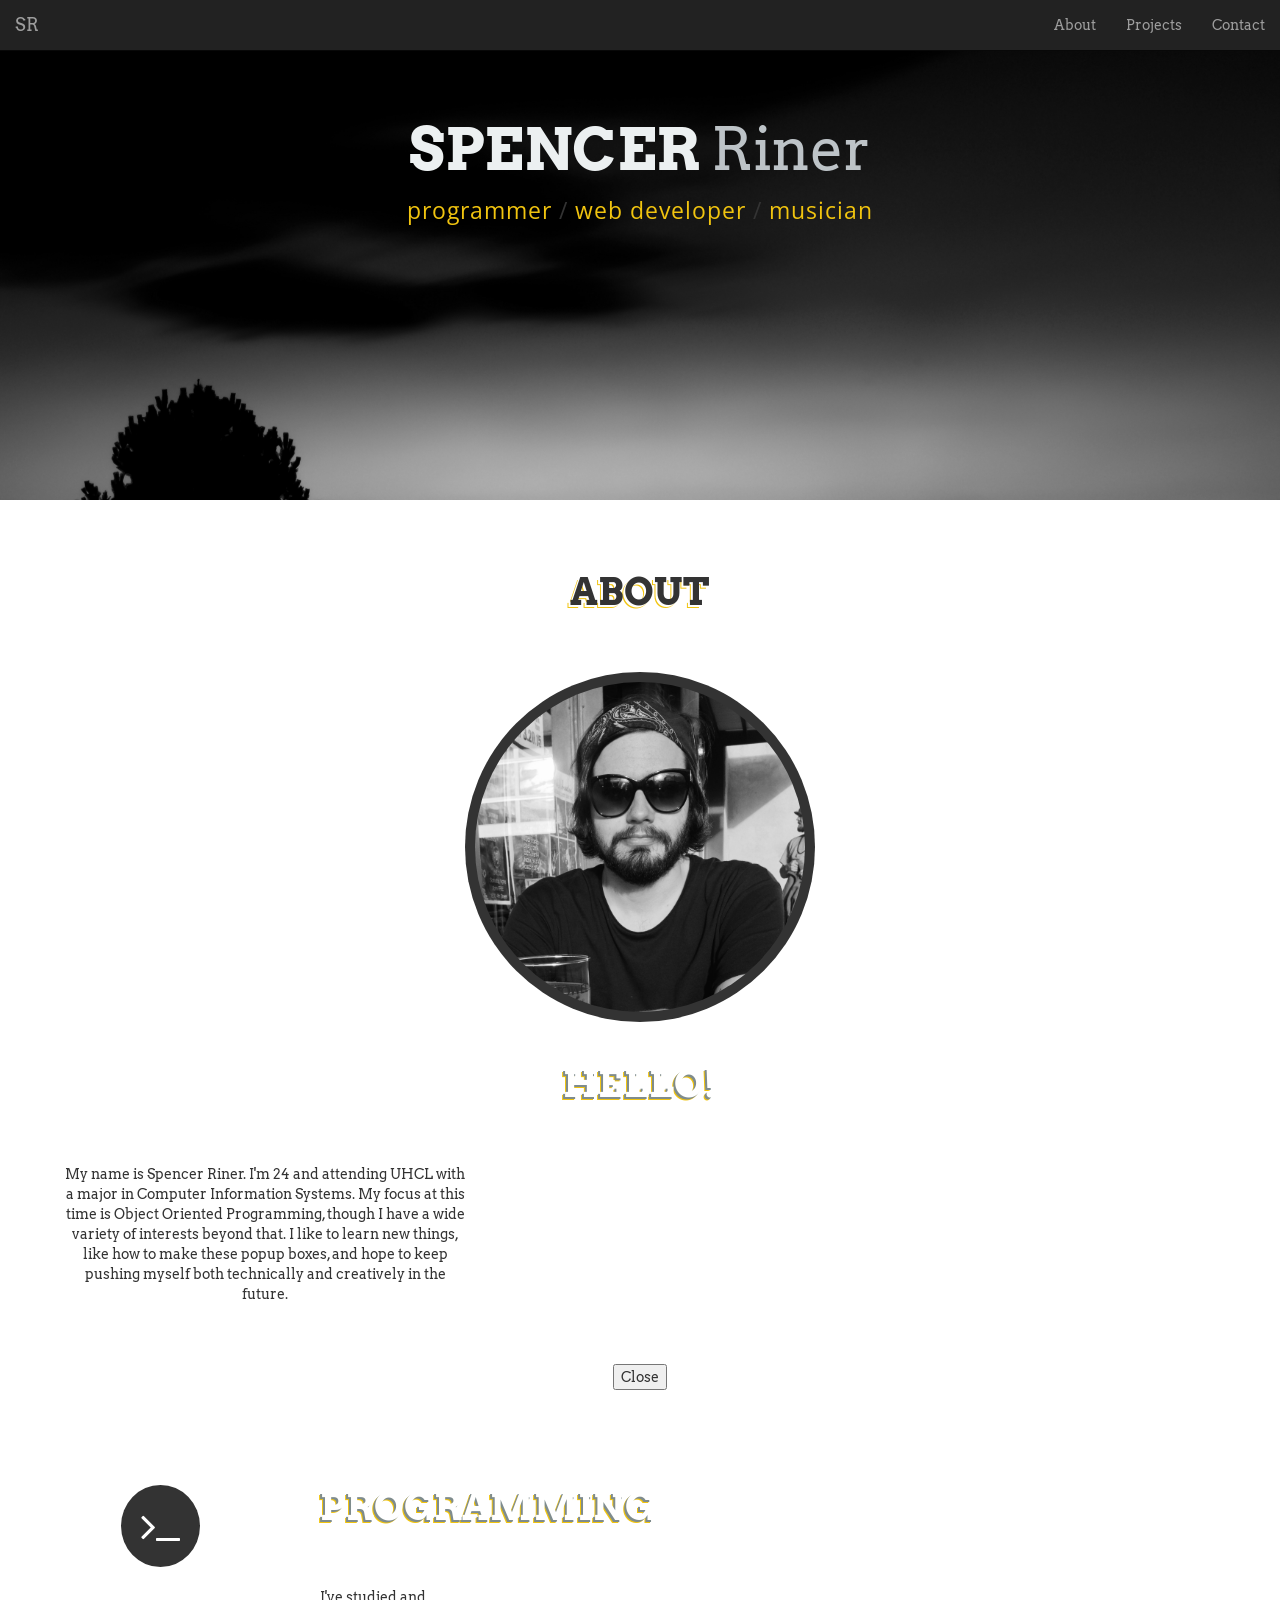
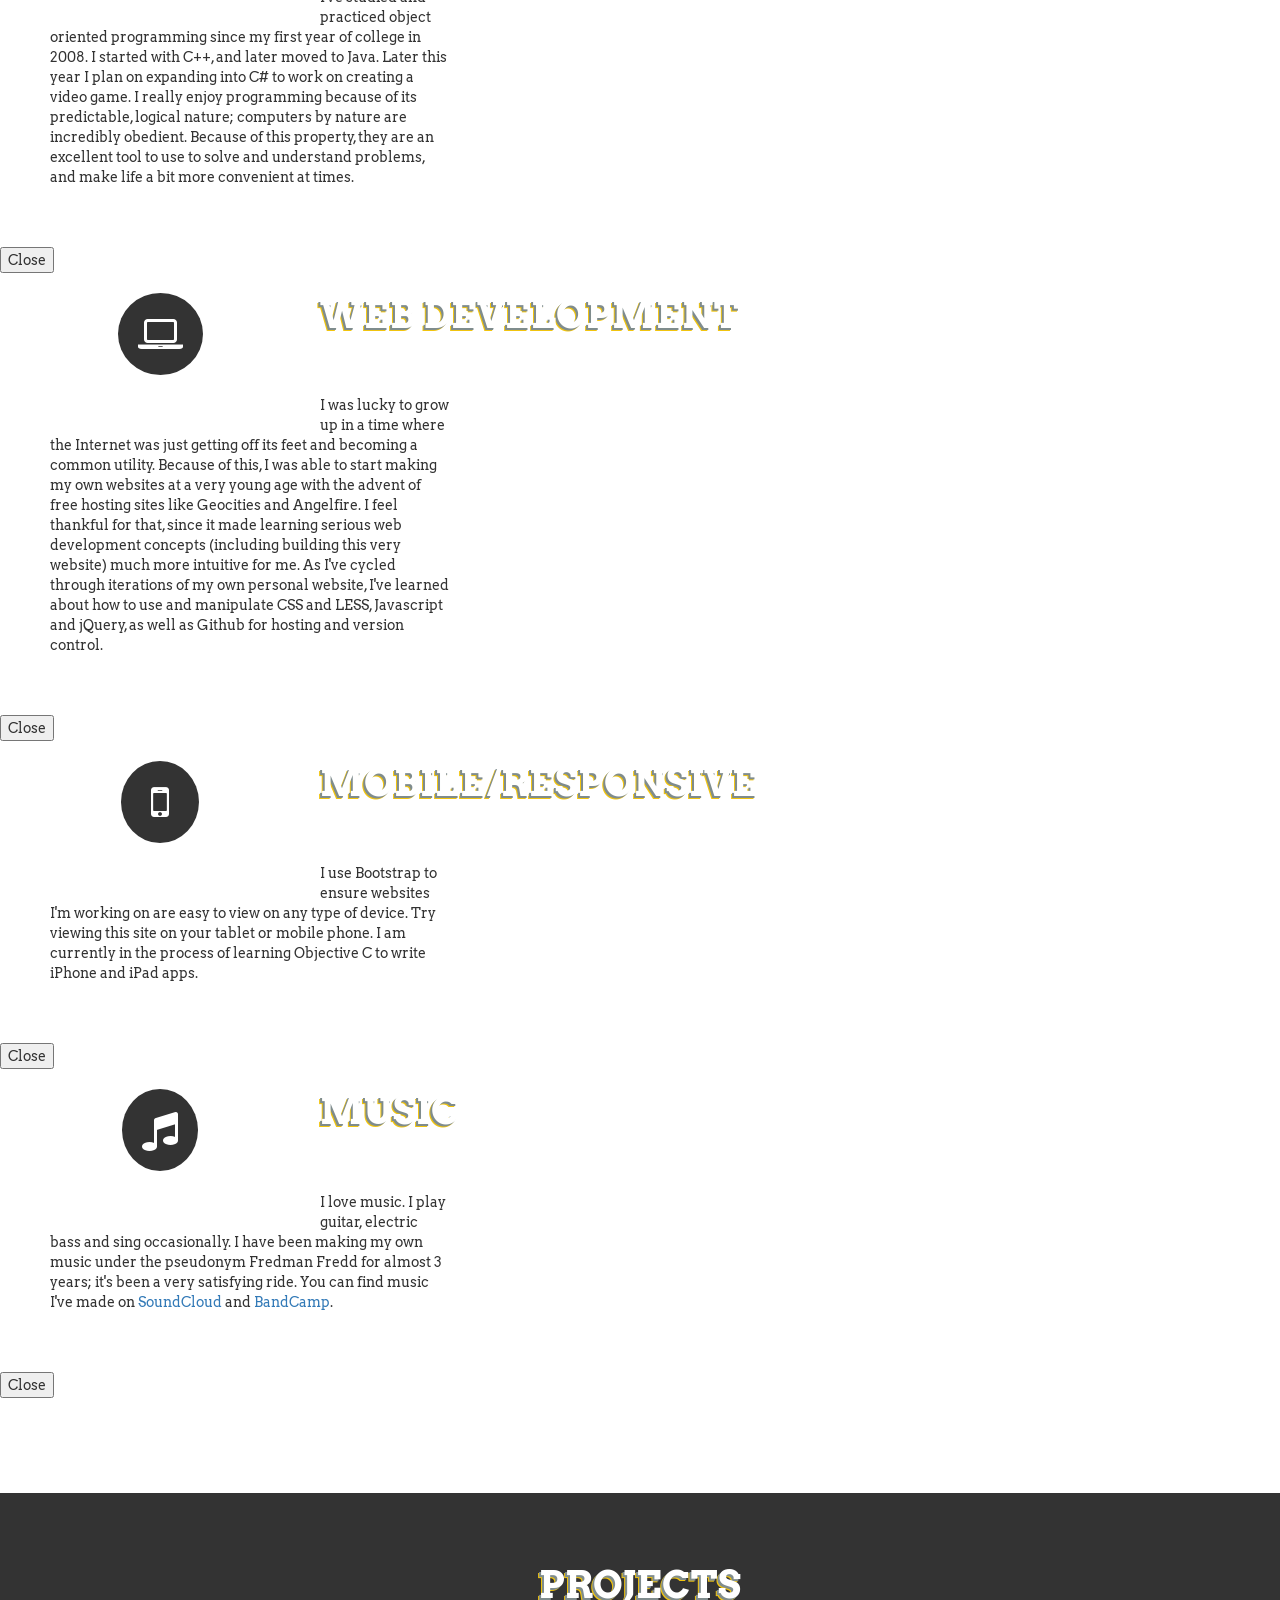
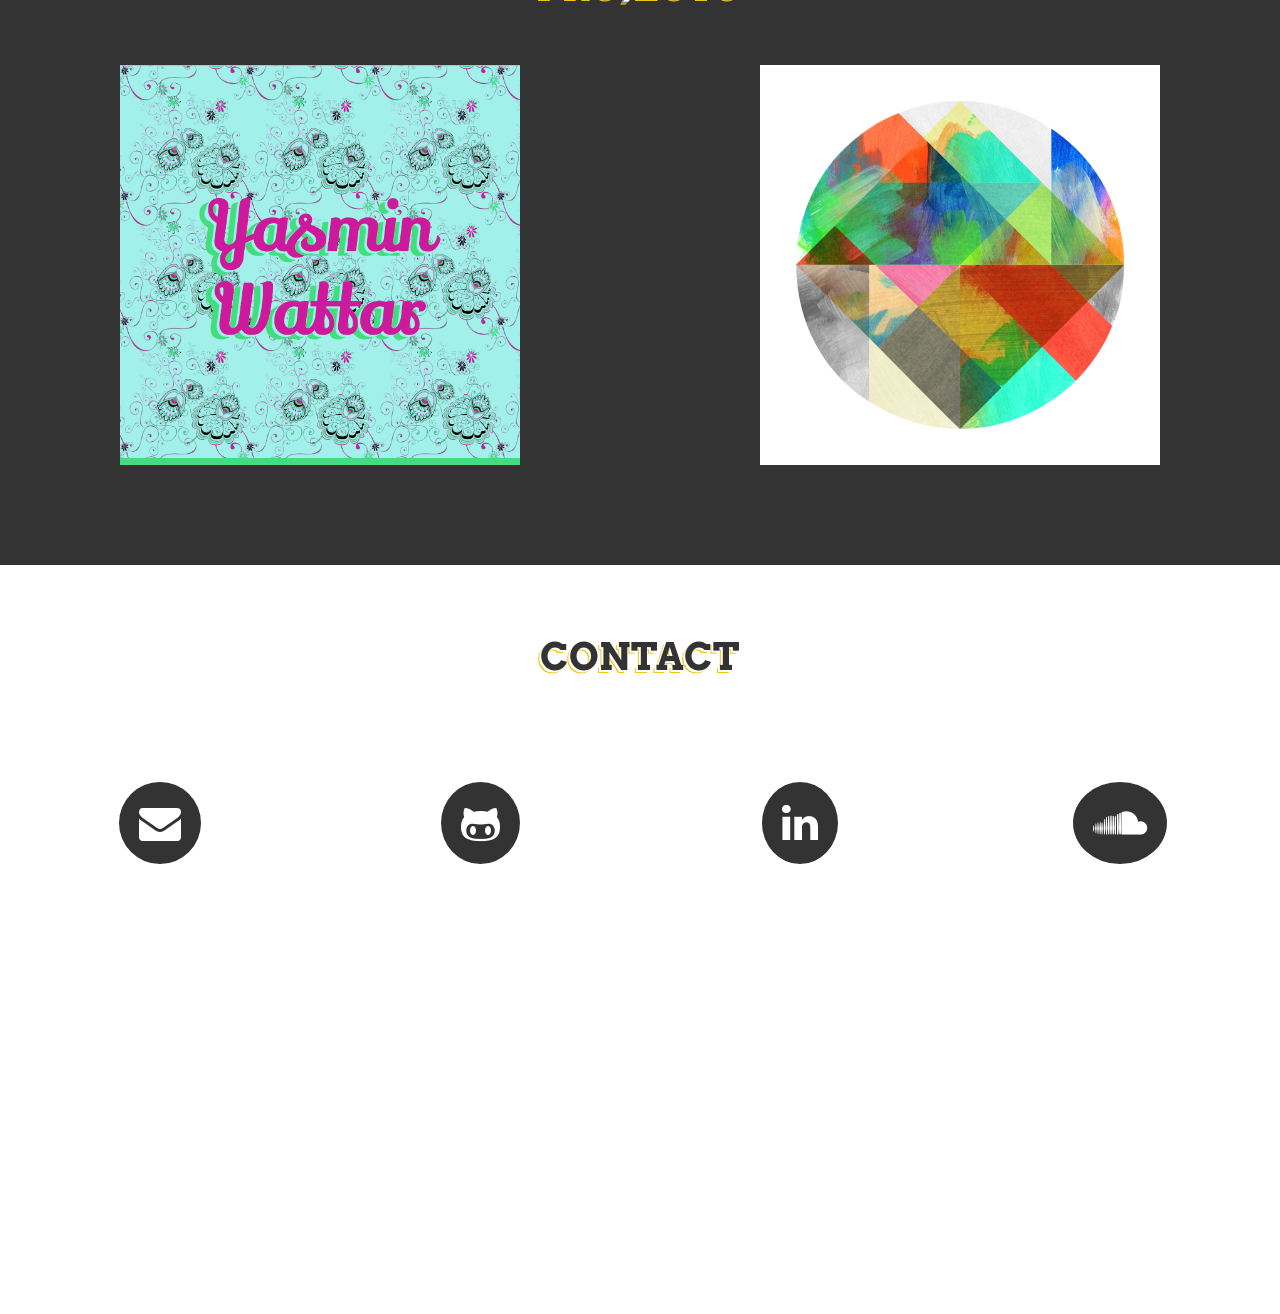
<file: index.html>
<!DOCTYPE html>
<html lang="en">
<head>
	<!-- meta -->
	<meta charset="UTF-8">
	<meta http-equiv="content-type" content="text/html">
	<meta name="viewport" content="width=device-width, initial-scale=1, maximum-scale=1, user-scalable=no">

	<title>spencer riner / programmer / web developer / musician</title>
	
	<!-- Google Fonts -->
	<link href='http://fonts.googleapis.com/css?family=Arvo:400,700|Open+Sans:400,300,700' rel='stylesheet' type='text/css'>

	<!--  Bootstrap -->
	<link rel="stylesheet" href="https://maxcdn.bootstrapcdn.com/bootstrap/3.3.4/css/bootstrap.min.css">

	<!-- Font Awesome -->
	<link rel="stylesheet" href="http://maxcdn.bootstrapcdn.com/font-awesome/4.3.0/css/font-awesome.min.css">

	<!-- SR -->
	<link rel="stylesheet" href="css/style-redux.css">
</head>
<body>
	<!-- Begin NAV -->
	<nav class="navbar navbar-inverse navbar-fixed-top">
  		<div class="container-fluid">
    		<div class="navbar-header">
      			<button type="button" class="navbar-toggle collapsed" data-toggle="collapse" data-target="#bs-example-navbar-collapse-1">
        			<span class="sr-only">Toggle navigation</span>
        			<span class="icon-bar"></span>
        			<span class="icon-bar"></span>
        			<span class="icon-bar"></span>
      			</button>
      			<a class="navbar-brand" href="#">SR</a>
    		</div>

   			<!-- toggle -->
    		<div class="collapse navbar-collapse" id="bs-example-navbar-collapse-1">
    			<ul class="nav navbar-nav navbar-right">
        			<li><a href="#nav-about">About</a></li>
        			<li><a href="#nav-projects">Projects</a></li>
        			<li><a href="#nav-contact">Contact</a></li>
    			</ul>
	    	</div><!-- /.navbar-collapse -->
	    </div><!-- /.container-fluid -->
	</nav>
	<!-- End NAV -->

	<div class="container-fluid">

		<!-- Header -->
		<div class="row" id="nav-intro">
			<div class="col-sm-12 text-center">
				<h1>
					<span id="first-name">Spencer</span>
					<span id="last-name">Riner</span>
				</h1>
				<h3 class="sub">
					<span class="sub-attr">Programmer</span> /
					<span class="sub-attr">Web Developer</span> /
					<span class="sub-attr">Musician</span>
				</h3>
			</div>
		</div>
		
		<!-- About Intro -->
		<div class="row" id="nav-about">
			<div class="col-sm-12 text-center">
				<h2 class="h2-light">About</h2>
				<img src="img/profpic.jpg" alt="" class="img-responsive img-circle sr-popup_open" id="sr-pic">
				<div id="sr-popup">
					<h2 class="h2-popup">Hello!</h2>
					<p>My name is Spencer Riner. I'm 24 and attending UHCL with a major in Computer Information Systems. My focus at this time is Object Oriented Programming, though I have a wide variety of interests beyond that. I like to learn new things, like how to make these popup boxes, and hope to keep pushing myself both technically and creatively in the future.</p>
					<button class="sr-popup_close">Close</button>
				</div>
			</div>
		</div>

		<!-- About Icons -->
		<div class="row" id="about-icon">

			<!-- Programming -->
			<div class="col-xs-6 col-sm-3 text-center icon-row prog-popup_open">
				<i class="fa fa-terminal fa-3x"></i>
			</div>

			<div id="prog-popup">
				<h2 class="h2-popup">Programming</h2>
				<p>
					I've studied and practiced object oriented programming since my first year of college in 2008. I started with C++, and later moved to Java. Later this year I plan on expanding into C# to work on creating a video game. I really enjoy programming because of its predictable, logical nature; computers by nature are incredibly obedient. Because of this property, they are an excellent tool to use to solve and understand problems, and make life a bit more convenient at times.
				</p>
				<button class="prog-popup_close">Close</button>
			</div>

			<!-- Web Dev -->
			<div class="col-xs-6 col-sm-3 text-center icon-row dev-popup_open">
				<i class="fa fa-laptop fa-3x"></i>
			</div>

			<div id="dev-popup">
				<h2 class="h2-popup">Web Development</h2>
				<p>
					I was lucky to grow up in a time where the Internet was just getting off its feet and becoming a common utility. Because of this, I was able to start making my own websites at a very young age with the advent of free hosting sites like Geocities and Angelfire. I feel thankful for that, since it made learning serious web development concepts (including building this very website) much more intuitive for me. As I've cycled through iterations of my own personal website, I've learned about how to use and manipulate CSS and LESS, Javascript and jQuery, as well as Github for hosting and version control.
				</p>
				<button class="dev-popup_close">Close</button>
			</div>

			<!-- Mobile/Responsive -->
			<div class="col-xs-6 col-sm-3 text-center icon-row mobile-popup_open">
				<i class="fa fa-mobile fa-3x" id="mobile-icon"></i>
			</div>

			<div id="mobile-popup">
				<h2 class="h2-popup">Mobile/Responsive</h2>
				<p>
					I use Bootstrap to ensure websites I'm working on are easy to view on any type of device. Try viewing this site on your tablet or mobile phone. I am currently in the process of learning Objective C to write iPhone and iPad apps.
				</p>
				<button class="mobile-popup_close">Close</button>
			</div>

			<!-- Music -->
			<div class="col-xs-6 col-sm-3 text-center icon-row music-popup_open">
				<i class="fa fa-music fa-3x"></i>
			</div>

			<div id="music-popup">
				<h2 class="h2-popup">Music</h2>
				<p>
					I love music. I play guitar, electric bass and sing occasionally. I have been making my own music under the pseudonym Fredman Fredd for almost 3 years; it's been a very satisfying ride. You can find music I've made on <a href="https://soundcloud.com/fredmanfredd" target="_blank">SoundCloud</a> and <a href="http://fredmanfredd.bandcamp.com" target="_blank">BandCamp</a>. 
				</p>
				<button class="music-popup_close">Close</button>
			</div>
		</div>

		<!-- Projects -->
		<div class="row" id="nav-projects">
			<div class="col-sm-12 text-center">
				<h2 class="h2-dark">Projects</h2>
			</div>
			<!-- Yasmin Wattar -->
			<div class="col-xs-12 col-sm-6 text-center">
				<a href="http://spencerriner.github.io/YasminWattar/" target="_blank">
					<img src="img/YWThumb.png" alt="Yasmin Wattar" class="img-responsive" width="400">
				</a>
			</div>
			<!-- Fredman Fredd -->
			<div class="col-xs-12 col-sm-6 text-center">
				<a href="http://fredmanfredd.bandcamp.com" target="_blank">
					<img class="img-responsive" src="img/FF_square.jpg" alt="" width="400">
				</a>
			</div>
		</div>

		<!-- Contact -->
		<div class="row" id="nav-contact">
			<div class="col-sm-12 text-center">
				<h2 class="h2-light">Contact</h2>
			</div>
		</div>

		<!-- Contact Icons -->
		<div class="row" id="contact-icon">
			<div class="col-xs-6 col-sm-3 text-center icon-row">
				<a href="mailto:spencerriner@gmail.com">
					<i class="fa fa-envelope fa-3x"></i>
				</a>
			</div>
			<div class="col-xs-6 col-sm-3 text-center icon-row">
				<a target="_blank" href="https://github.com/spencerriner">
					<i class="fa fa-github-alt fa-3x"></i>
				</a>
			</div>
			<div class="col-xs-6 col-sm-3 text-center icon-row">
				<a target="_blank" href="http://www.linkedin.com/in/spencerriner">
					<i class="fa fa-linkedin fa-3x"></i>
				</a>
			</div>
			<div class="col-xs-6 col-sm-3 text-center icon-row">
				<a target="_blank" href="https://soundcloud.com/fredmanfredd">
					<i class="fa fa-soundcloud fa-3x"></i>
				</a>
			</div>
		</div>

	</div>

	<!-- jQuery -->
	<script src="https://ajax.googleapis.com/ajax/libs/jquery/2.1.3/jquery.min.js"></script> 

	<!-- Bootstrap JS -->
	<script src="https://maxcdn.bootstrapcdn.com/bootstrap/3.3.4/js/bootstrap.min.js"></script>

	<!-- Include jQuery Popup Overlay -->
  	<script src="http://vast-engineering.github.io/jquery-popup-overlay/jquery.popupoverlay.js"></script>

	<!-- Custom JS -->
	<script src="script/script.js"></script>

</body>
</html>
</file>
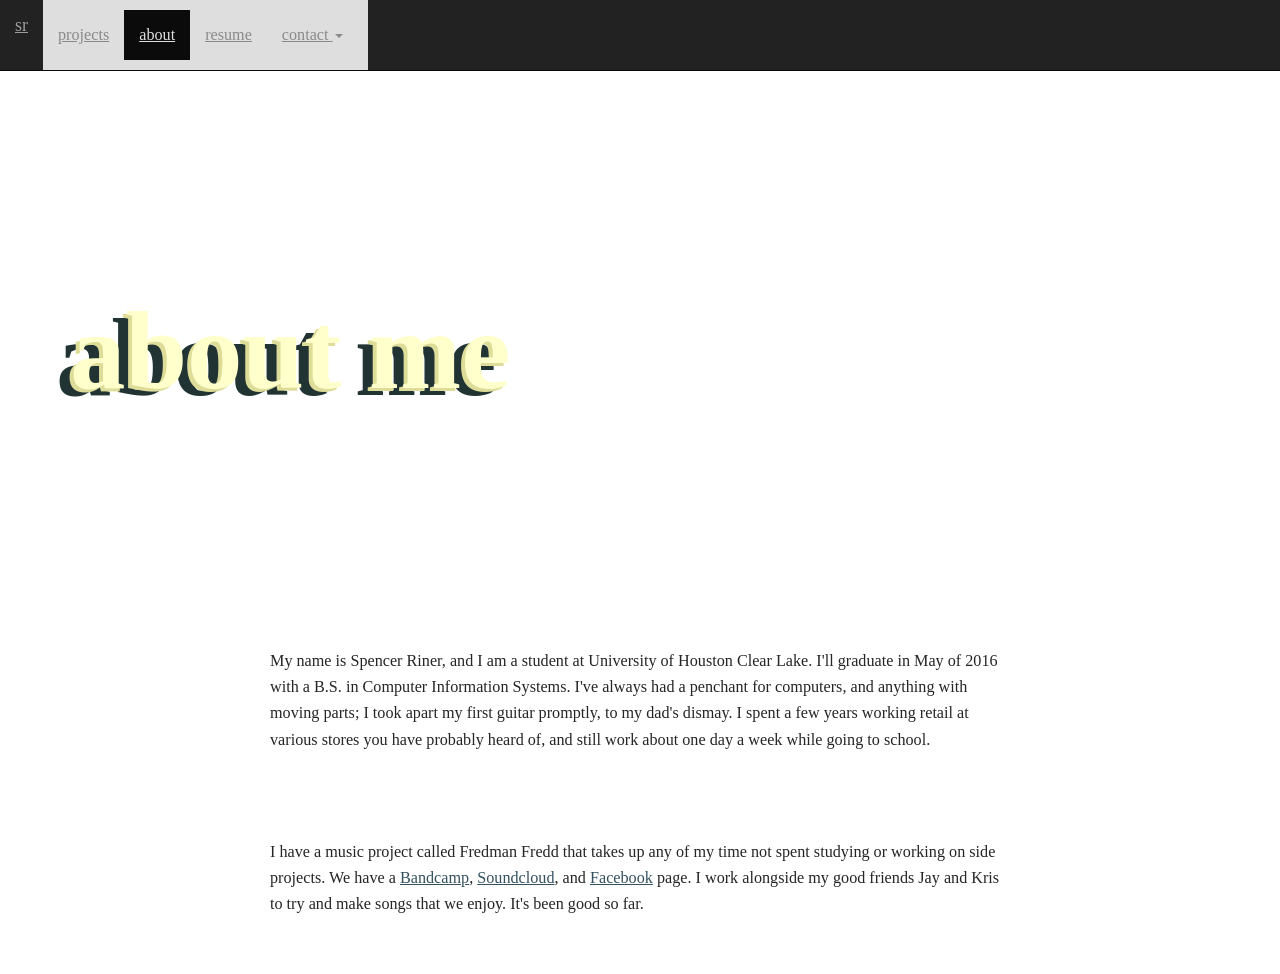
<file: about.html>
<!DOCTYPE html>
<html lang="en">

<head>
	<title>Portfolio | Spencer Riner</title>
	<meta charset="utf-8">
	<meta name="viewport" content="width=device-width, initial-scale=1">
	<!-- Latest compiled and minified CSS -->
	<link rel="stylesheet" href="http://maxcdn.bootstrapcdn.com/bootstrap/3.2.0/css/bootstrap.min.css">
	<link rel="stylesheet" href="css/style.css">
	<link href='http://fonts.googleapis.com/css?family=Lato:400,900|Source+Sans+Pro:400,700' rel='stylesheet' type='text/css'>
	<!-- jquery -->
	<script src="https://ajax.googleapis.com/ajax/libs/jquery/1.11.1/jquery.min.js"></script>
	<!-- Latest compiled JavaScript -->
	<script src="http://maxcdn.bootstrapcdn.com/bootstrap/3.2.0/js/bootstrap.min.js"></script>
</head>

<body>

<!-- begin navbar -->
<nav class = "navbar navbar-inverse navbar-static-top">
	<div class = "container-fluid">
		<div class = "navbar-header">
			<button type="button" class="navbar-toggle collapsed" data-toggle="collapse"
			data-target = "#sr-navbar-collapse-1">
			<span class="sr-only">Toggle navigation</span>
        	<span class="icon-bar"></span>
        	<span class="icon-bar"></span>
        	<span class="icon-bar"></span>
      		</button>
      		<a class="navbar-brand" href="index.html"><span class="green">sr</span></a>
      	</div>

    	<div class="collapse navbar-collapse" id="sr-navbar-collapse-1">
    		<ul class="nav navbar-nav">
    			<li><a href="projects.html">projects 
    				</a></li>
    			<li class="active"><a href="about.html">about
    				<span class="sr-only">(current)</span></a></li>
    			<li><a href="resume.html">resume
    			</a></li>
    			<li class="dropdown">
                <a href="#" class="dropdown-toggle" data-toggle="dropdown" role="button" aria-expanded="false">contact <span class="caret"></span></a>
                 <ul class="dropdown-menu" role="menu">
                   <li><a href="mailto:spencerriner@gmail.com">E-mail me</a></li>
                   <li class="divider"></li>
                   <li><a href="#"><img src="img/icons/icon-facebook2.png" class="c-img"> Facebook</a></li>
                   <li><a href="https://www.linkedin.com/in/spencerriner" target="new"><img src="img/icons/icon-linkedin2.png" class="c-img"> LinkedIn</a></li>
                   <li><a href="#"><img src="img/icons/icon-twitter2.png" class="c-img"> Twitter</a></li>
                   <li><a href="http://www.last.fm/user/spencerriner" target="new"><img src="img/icons/icon-lastfm2.png" class="c-img"> last.fm</a></li>
                 </ul>
                </li>
    		</ul>
    	</div>
    </div>
</nav>

<div class = "container">
    
    <div class="row content">
        <div class="col-sm-12 about">
            <h1>about me</h1>
            <p>My name is Spencer Riner, and I am a student at University of Houston Clear Lake. I'll graduate in May of 2016 with a B.S. in Computer Information Systems.  I've always had a penchant 
                for computers, and anything with moving parts; I took apart my first guitar promptly, to my dad's dismay. I spent a few years working retail at various stores you have probably heard of, and still work about one day a week while going to school.  </p>
            <p>I have a music project called Fredman Fredd that takes up any of my time not spent studying or working on side projects. We have a <a href="http://www.fredmanfredd.bandcamp.com" target="new">Bandcamp</a>, <a href="http://www.soundcloud.com/fredmanfredd" target="new">Soundcloud</a>, and <a href="https://www.facebook.com/fredmanfredd" target="new">Facebook</a> page. I work alongside my good friends Jay and Kris to try and make songs that we enjoy. It's been good so far. </p>

        </div>
    </div>

    
</div>

</body>

</html>
</file>
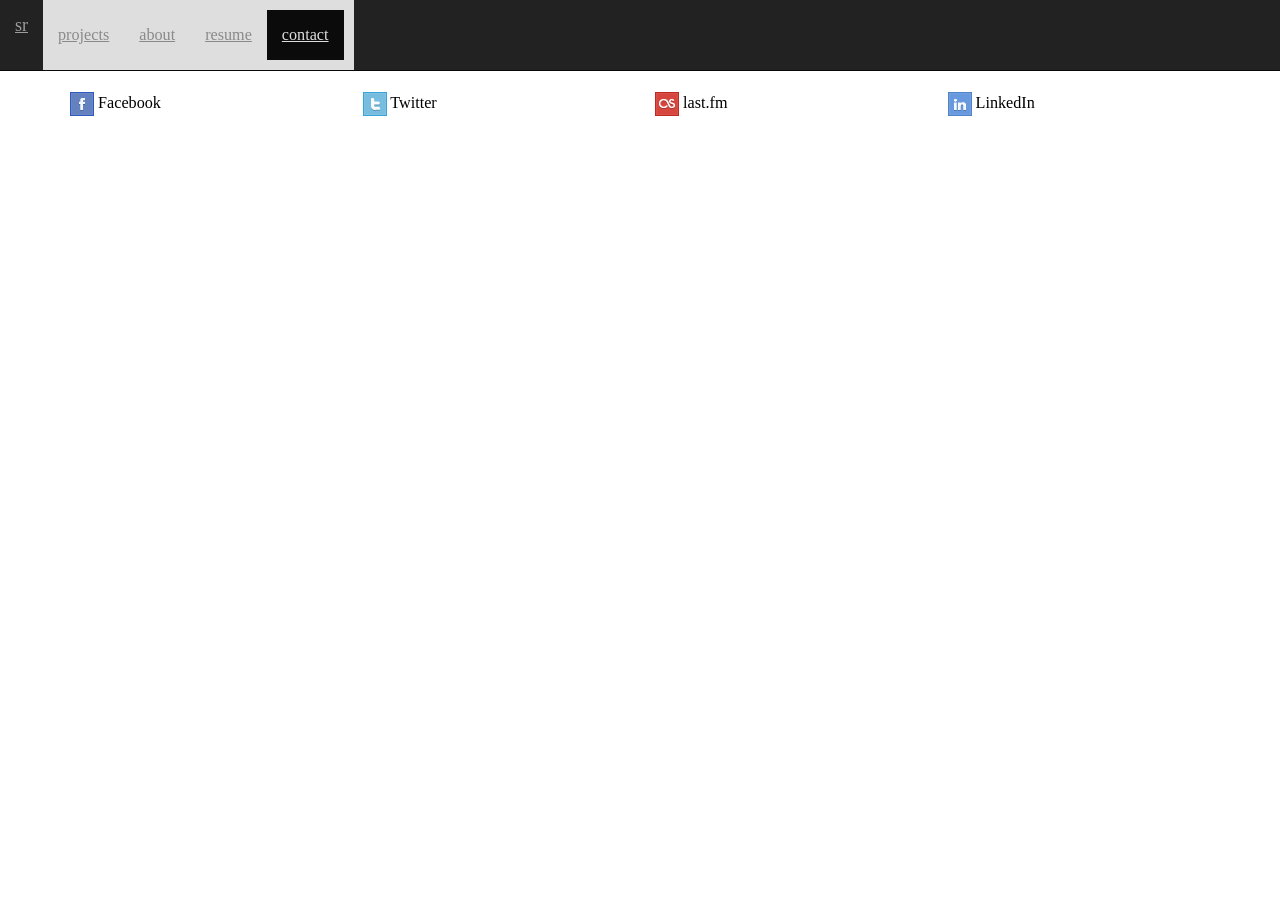
<file: contact.html>
<!DOCTYPE html>
<html lang="en">

<head>
	<title>Portfolio | Spencer Riner</title>
	<meta charset="utf-8">
	<meta name="viewport" content="width=device-width, initial-scale=1">
	<!-- Latest compiled and minified CSS -->
	<link rel="stylesheet" href="http://maxcdn.bootstrapcdn.com/bootstrap/3.2.0/css/bootstrap.min.css">
	<link rel="stylesheet" href="css/style.css">
	<link href='http://fonts.googleapis.com/css?family=Lato:400,900|Source+Sans+Pro:400,700' rel='stylesheet' type='text/css'>
	<!-- jquery -->
	<script src="https://ajax.googleapis.com/ajax/libs/jquery/1.11.1/jquery.min.js"></script>
	<!-- Latest compiled JavaScript -->
	<script src="http://maxcdn.bootstrapcdn.com/bootstrap/3.2.0/js/bootstrap.min.js"></script>
</head>

<body>

<!-- begin navbar -->
<nav class = "navbar navbar-inverse navbar-static-top">
	<div class = "container-fluid">
		<div class = "navbar-header">
			<button type="button" class="navbar-toggle collapsed" data-toggle="collapse"
			data-target = "#sr-navbar-collapse-1">
			<span class="sr-only">Toggle navigation</span>
        	<span class="icon-bar"></span>
        	<span class="icon-bar"></span>
        	<span class="icon-bar"></span>
      		</button>
      		<a class="navbar-brand" href="index.html"><span class="green">sr</span></a>
      	</div>

    	<div class="collapse navbar-collapse" id="sr-navbar-collapse-1">
    		<ul class="nav navbar-nav">
    			<li><a href="projects.html">projects 
    				</a></li>
    			<li><a href="about.html">about
    				</a></li>
    			<li><a href="resume.html">resume
    			</a></li>
    			<li class="active"><a href="contact.html">contact
    			<span class="sr-only">(current)</span></a></li>
    		</ul>
    	</div>
    </div>
</nav>

<div class = "container">
    <div class="row content">
        <div class="col-sm-3"><img src="img/icons/icon-facebook2.png"> Facebook</div>
        <div class="col-sm-3"><img src="img/icons/icon-twitter2.png"> Twitter</div>
        <div class="col-sm-3"><img src="img/icons/icon-lastfm2.png"> last.fm</div>
        <div class="col-sm-3"><img src="img/icons/icon-linkedin2.png"> LinkedIn</div>
    </div>
	
</div>

</body>

</html>
</file>
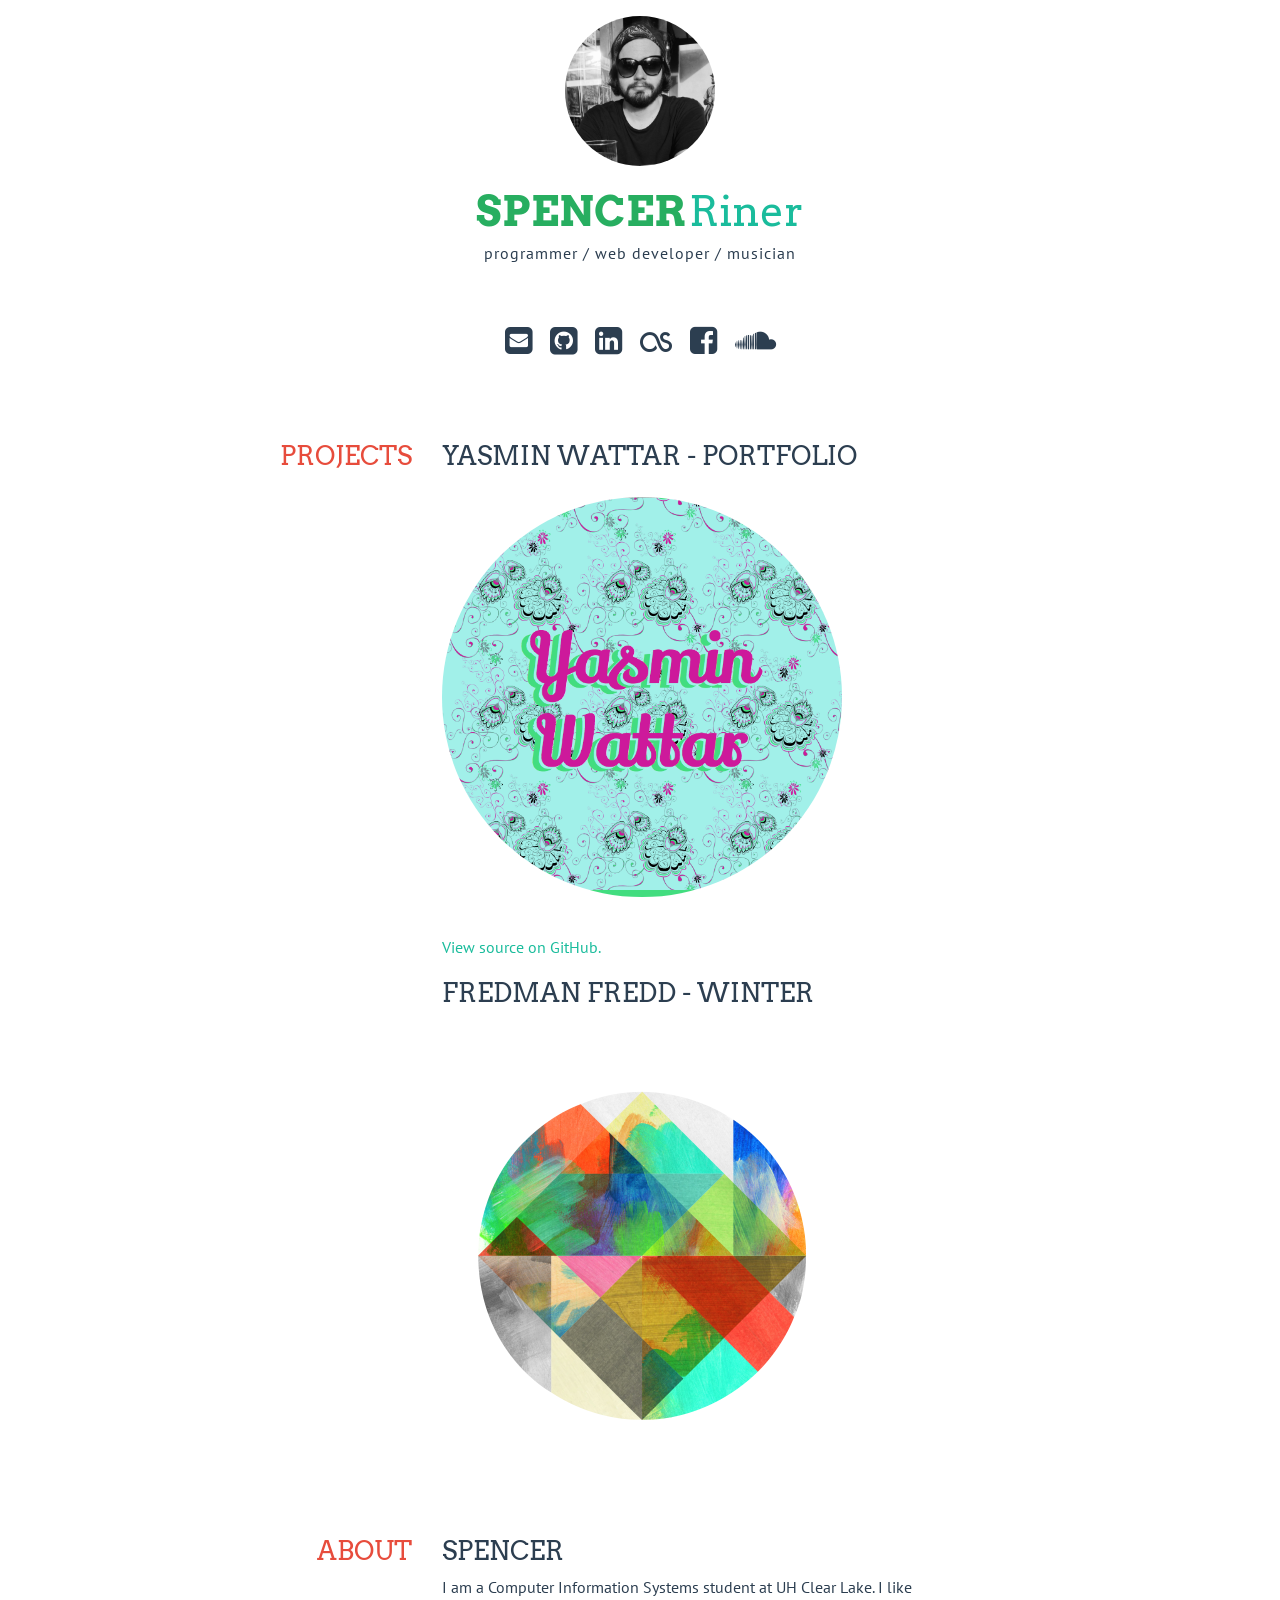
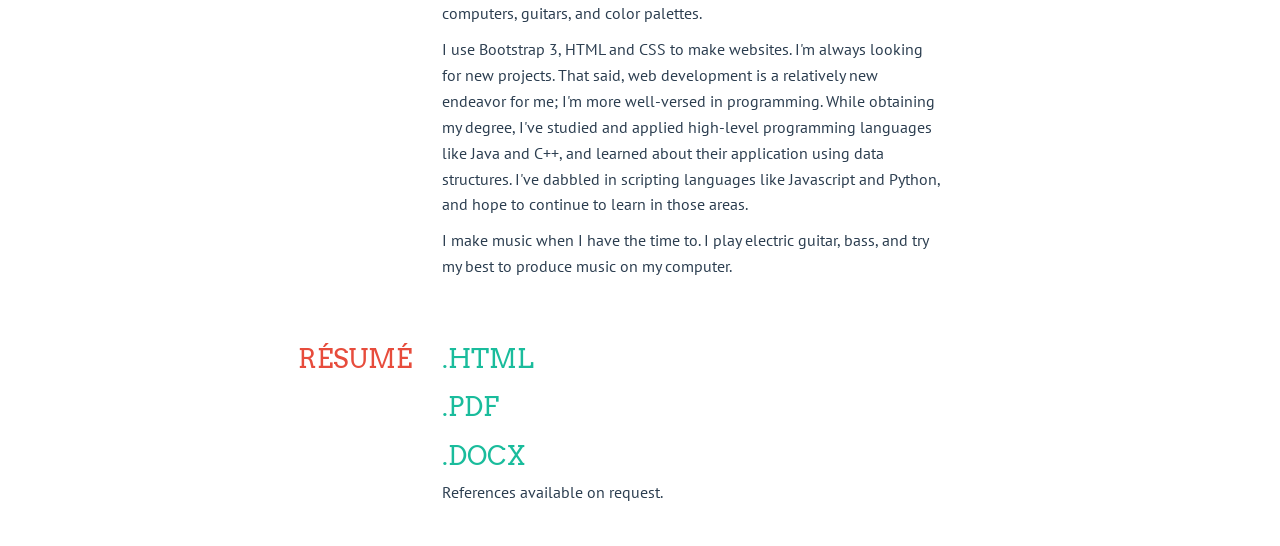
<file: in2.html>
<html>
	<head>
		<meta http-equiv="content-type" content="text/html; charset=utf-8">
		<meta name="viewport" content="width=device-width, initial-scale=1, maximum-scale=1, user-scalable=no">
		<title>spencer riner / programmer / web developer / musician</title>
		<!--  Bootstrap CSS -->
		<link rel="stylesheet" href="https://maxcdn.bootstrapcdn.com/bootstrap/3.3.4/css/bootstrap.min.css">

		<!-- Font Awesome -->
		<link rel="stylesheet" href="http://maxcdn.bootstrapcdn.com/font-awesome/4.3.0/css/font-awesome.min.css">
		<!-- Google Font -->
		<link href='http://fonts.googleapis.com/css?family=Arvo:400,700|PT+Sans:400,700' rel='stylesheet' type='text/css'>
		<!-- Style CSS -->
		<link rel="stylesheet" href="css/style_new.css">
		<link rel="stylesheet" href="css/media.css">

	</head>
	<body>
		<div class="container-fluid">
			<div class="row text-center pic" id="pic">
				<img src="img/profpic.jpg" alt="" class="img-responsive img-circle text-center" width="150">
			</div>
			<div class="row text-center">
				<div class="col-xs-12">
					<span id="firstname">spencer</span> <span id="lastname">Riner</span><br>
					<span id="sub">programmer / web developer / musician</span>
				</div>
			</div>
			<div class="row icons">
				<div class="col-xs-12 text-center">
					<a href="mailto:spencerriner@gmail.com">
						<i class="fa fa-envelope-square fa-2x"></i>
					</a>
					<a target="_blank" href="https://github.com/spencerriner">
						<i class="fa fa-github-square fa-2x"></i>
					</a>
				
					<a target="_blank" href="http://www.linkedin.com/in/spencerriner">
						<i class="fa fa-linkedin-square fa-2x"></i> 
					</a>
					
					<a target="_blank" href="http://www.last.fm/user/spencerriner">
					<i class="fa fa-lastfm fa-2x"></i>
					</a>
				
					<a target="_blank" href="https://www.facebook.com/spencer.riner">
						<i class="fa fa-facebook-square fa-2x"></i> 
					</a>
					<a target="_blank" href="https://soundcloud.com/fredmanfredd">
						<i class="fa fa-soundcloud fa-2x"></i> 
					</a>
				</div>
			</div>

			<div class="row divider"></div>
		
			<div class="row content">
				<div class="col-sm-4">
					<h1 class="right">projects</h1>
				</div>
				<div class="col-sm-8">

					
						<h3>Yasmin Wattar - Portfolio</h3>
						<a href="http://spencerriner.github.io/YasminWattar/" target="_blank">
							<img class="img-responsive img-circle" src="img/YWThumb.png" alt="Yasmin Wattar"
                                 width="400" id="yw">
						</a>
                        <br>
						<a href="https://github.com/spencerriner/YasminWattar" target="_blank">
                            View source on GitHub.
                        </a>
					
						<br>
						<p class="para">
							<h3>Fredman Fredd - Winter</h3><br>
							<a href="http://fredmanfredd.bandcamp.com" target="_blank">
							<img class="img-responsive img-circle" src="img/FF_square.jpg" alt="" width="400">
							</a>
						</p>

				</div>
			</div>
			
			<div class="row divider"></div>


			<div class="row content">
				<div class="col-sm-4">
					<h1 class="right">About</h1>
				</div>
				<div class="col-sm-8">
					<h3>Spencer</h3>
					<p>
						I am a Computer Information Systems student at UH Clear Lake. I like computers, guitars, and color palettes. 
					</p>
					<p>
						I use Bootstrap 3, HTML and CSS to make websites. I'm always looking for new projects. That said, web development is a relatively new endeavor for me; I'm more well-versed in programming. While obtaining my degree, I've studied and applied high-level programming languages like Java and C++, and learned about their application using data structures. I've dabbled in scripting languages like Javascript and Python, and hope to continue to learn in those areas. 
					</p>
					<p>
						I make music when I have the time to. I play electric guitar, bass, and try my best to produce music on my computer. 
					</p>
				</div>

			</div>
			
			<div class="row divider"></div>


			<div class="row content">
				<div class="col-sm-4">
					<h1 class="right">Résumé</h1>
				</div>
				<div class="col-sm-8">
					<a href="resumehtml.html" target="_blank"><h3>.HTML</h3></a>
					<a href="resume/resume_pdf.pdf" target="_blank"><h3>.PDF</h3></a>
					<a href="resume/resume_docx.docx" target="_blank"><h3>.DOCX</h3></a>
					<p>References available on request.</p>
				</div>
			</div>
		</div>
		<!-- JavaScript -->
		<script src="https://maxcdn.bootstrapcdn.com/bootstrap/3.3.4/js/bootstrap.min.js"></script>
	</body>
</html>
</file>
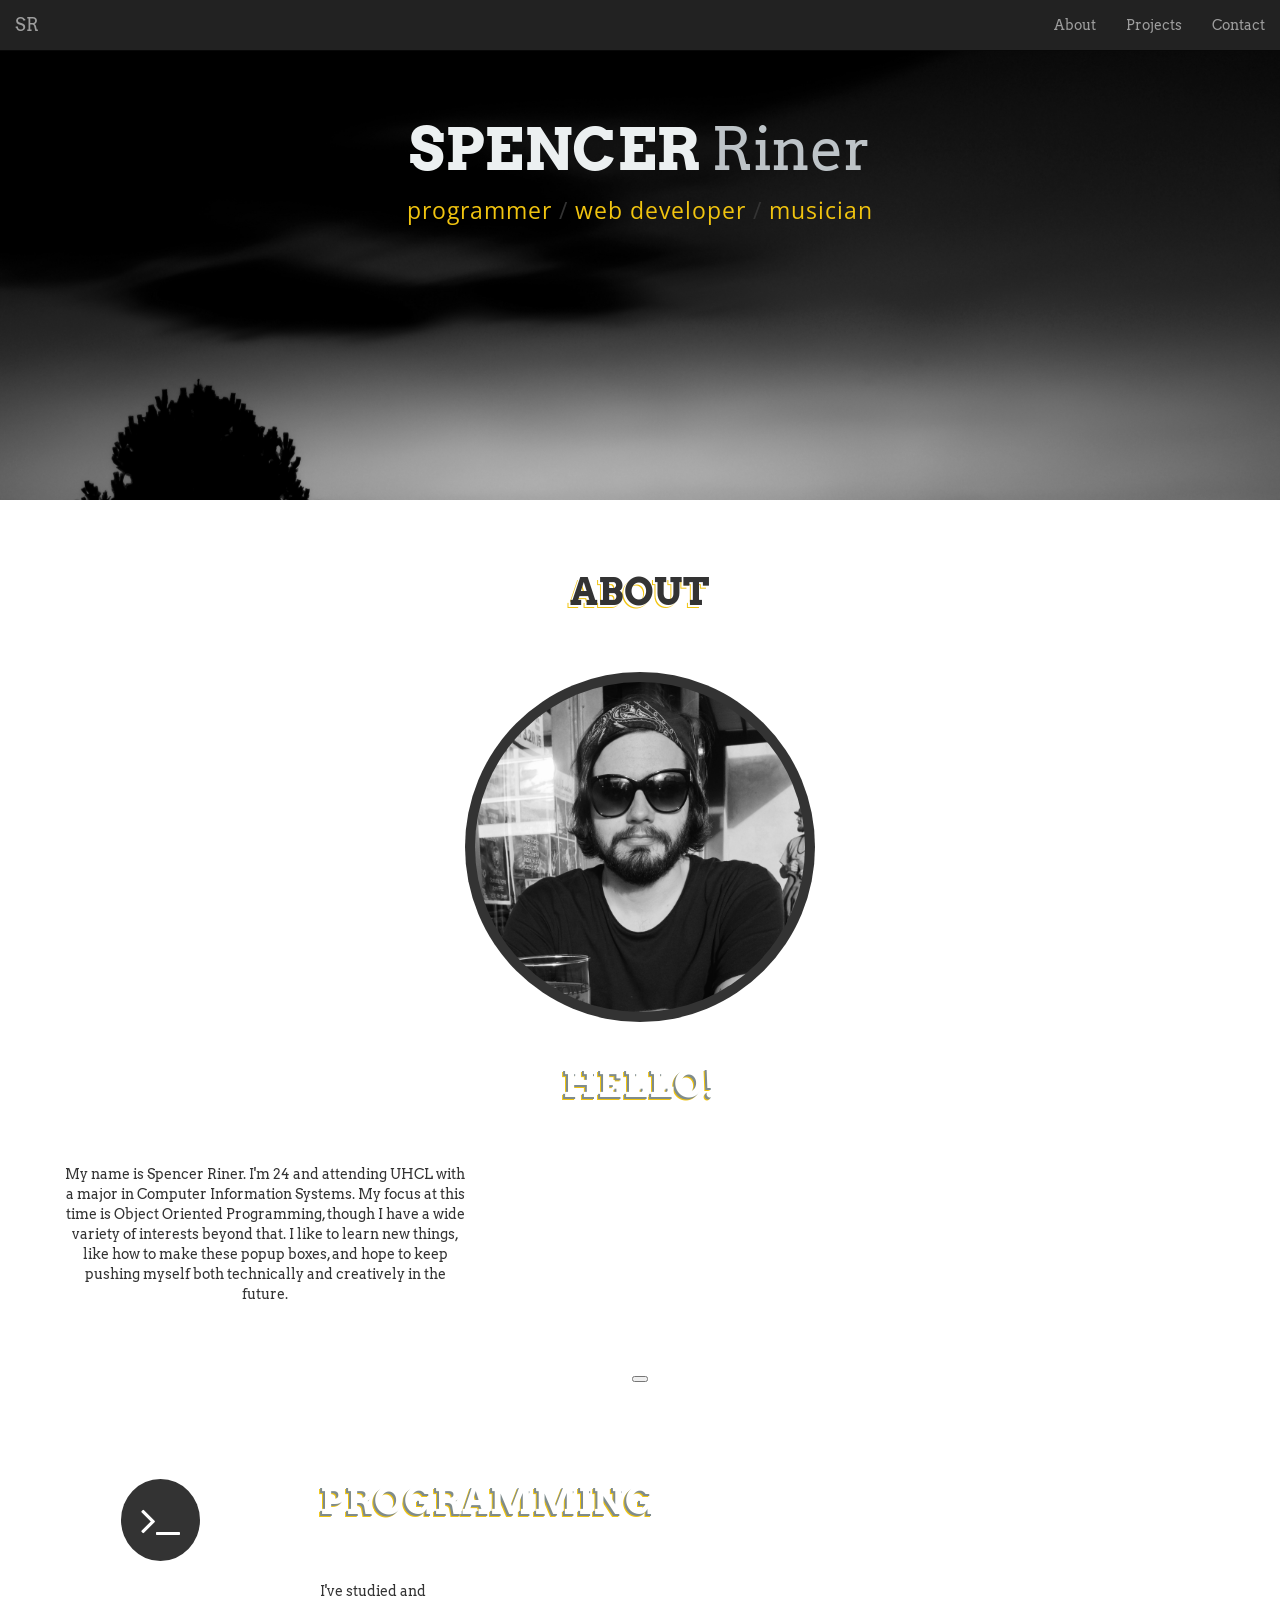
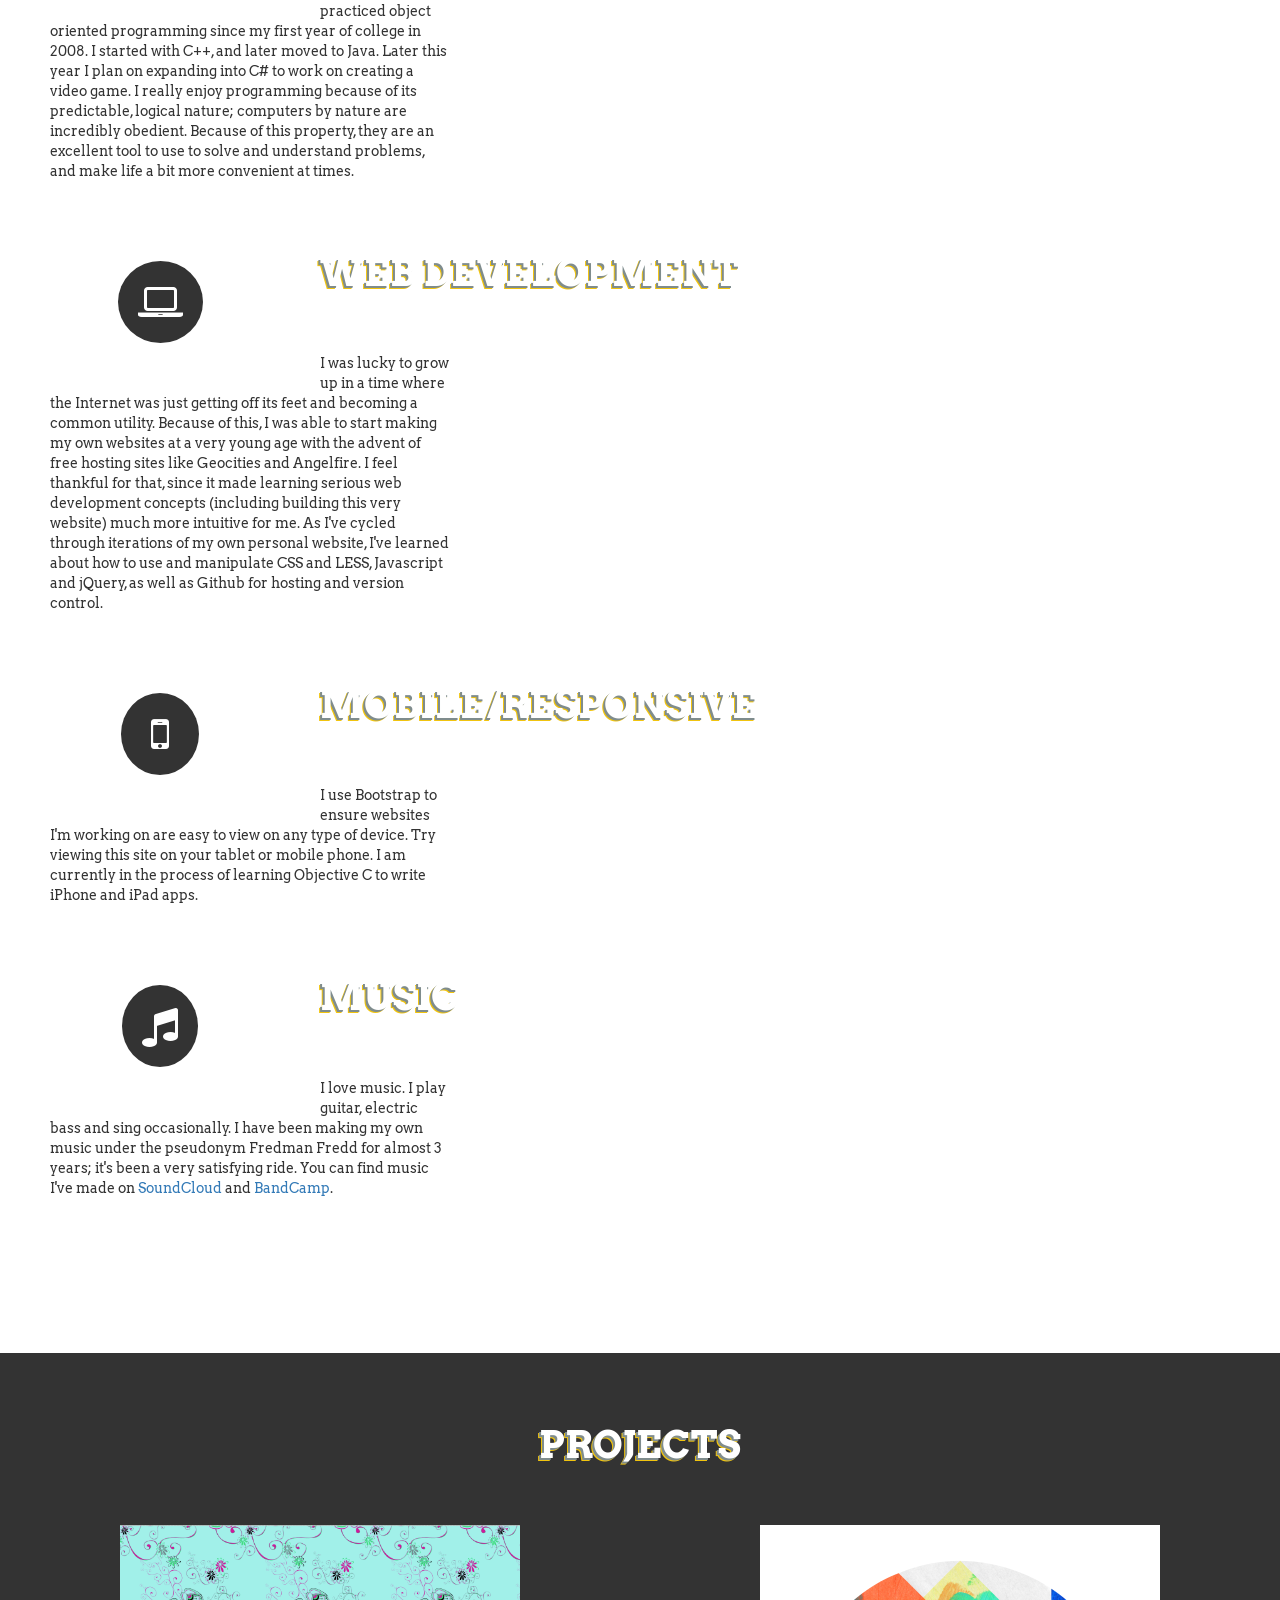
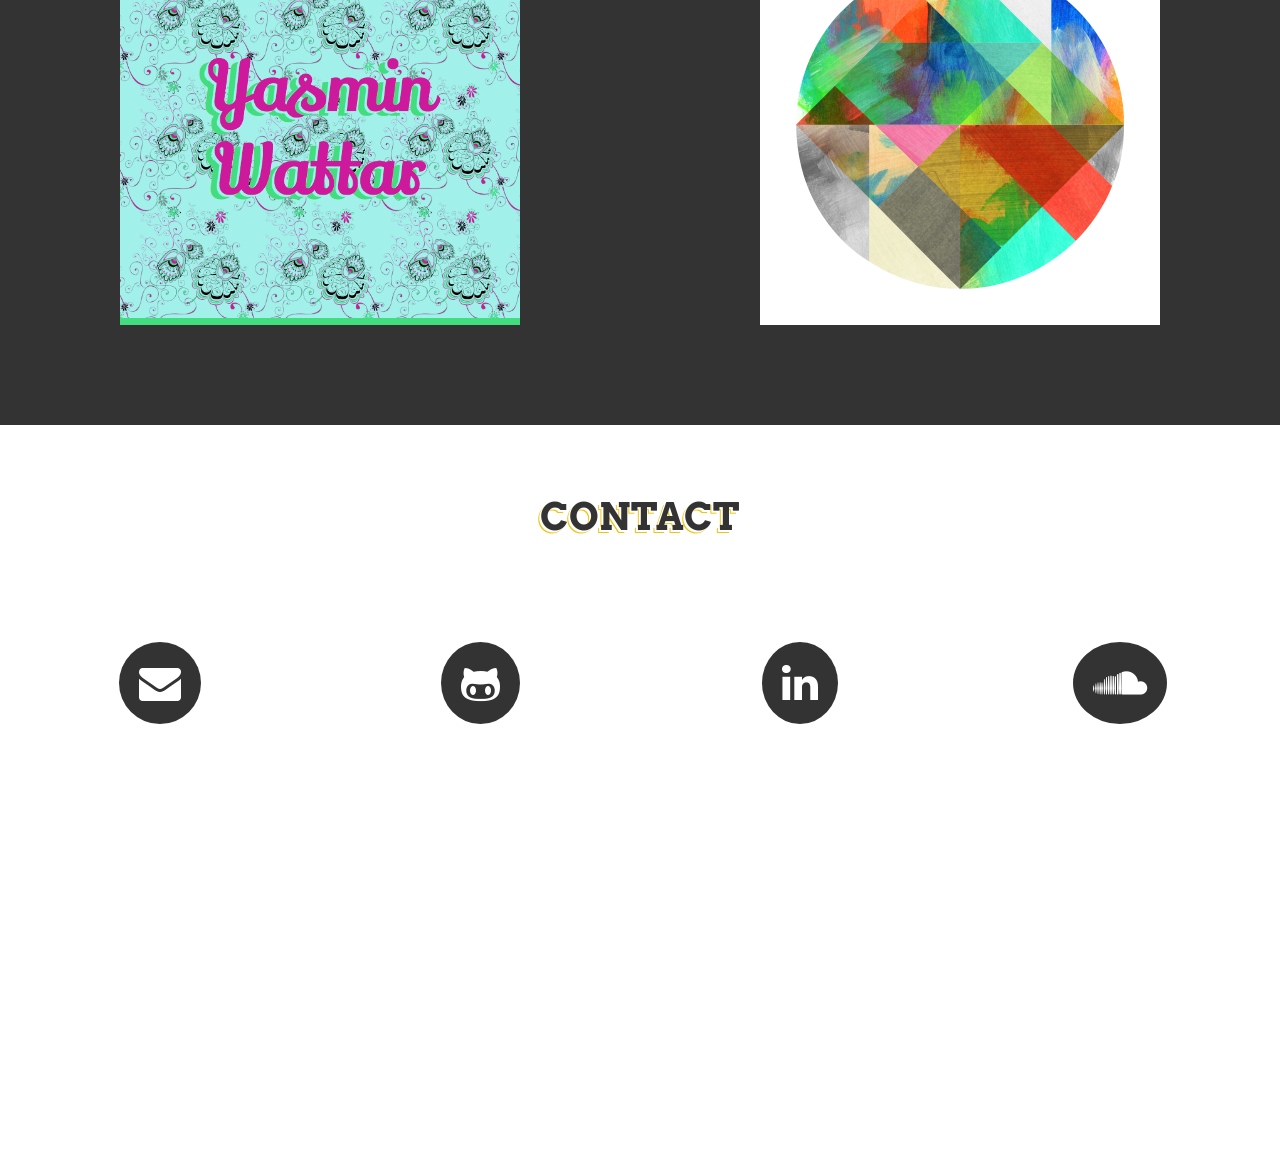
<file: index-redux.html>
<!DOCTYPE html>
<html lang="en">
<head>
	<!-- meta -->
	<meta charset="UTF-8">
	<meta http-equiv="content-type" content="text/html">
	<meta name="viewport" content="width=device-width, initial-scale=1, maximum-scale=1, user-scalable=no">

	<title>spencer riner / programmer / web developer / musician</title>
	
	<!-- Google Fonts -->
	<link href='http://fonts.googleapis.com/css?family=Arvo:400,700|Open+Sans:400,300,700' rel='stylesheet' type='text/css'>

	<!--  Bootstrap -->
	<link rel="stylesheet" href="https://maxcdn.bootstrapcdn.com/bootstrap/3.3.4/css/bootstrap.min.css">

	<!-- Font Awesome -->
	<link rel="stylesheet" href="http://maxcdn.bootstrapcdn.com/font-awesome/4.3.0/css/font-awesome.min.css">

	<!-- SR -->
	<link rel="stylesheet" href="css/style-redux.css">
</head>
<body>
	<!-- Begin NAV -->
	<nav class="navbar navbar-inverse navbar-fixed-top">
  		<div class="container-fluid">
    		<div class="navbar-header">
      			<button type="button" class="navbar-toggle collapsed" data-toggle="collapse" data-target="#bs-example-navbar-collapse-1">
        			<span class="sr-only">Toggle navigation</span>
        			<span class="icon-bar"></span>
        			<span class="icon-bar"></span>
        			<span class="icon-bar"></span>
      			</button>
      			<a class="navbar-brand" href="#">SR</a>
    		</div>

   			<!-- toggle -->
    		<div class="collapse navbar-collapse" id="bs-example-navbar-collapse-1">
    			<ul class="nav navbar-nav navbar-right">
        			<li><a href="#nav-about">About</a></li>
        			<li><a href="#nav-projects">Projects</a></li>
        			<li><a href="#nav-contact">Contact</a></li>
    			</ul>
	    	</div><!-- /.navbar-collapse -->
	    </div><!-- /.container-fluid -->
	</nav>
	<!-- End NAV -->

	<div class="container-fluid">

		<!-- Header -->
		<div class="row" id="nav-intro">
			<div class="col-sm-12 text-center">
				<h1>
					<span id="first-name">Spencer</span>
					<span id="last-name">Riner</span>
				</h1>
				<h3 class="sub">
					<span class="sub-attr">Programmer</span> /
					<span class="sub-attr">Web Developer</span> /
					<span class="sub-attr">Musician</span>
				</h3>
			</div>
		</div>
		
		<!-- About Intro -->
		<div class="row" id="nav-about">
			<div class="col-sm-12 text-center">
				<h2 class="h2-light">About</h2>
				<img src="img/profpic.jpg" alt="" class="img-responsive img-circle sr-popup_open" id="sr-pic">
				<div id="sr-popup">
					<h2 class="h2-popup">Hello!</h2>
					<p>My name is Spencer Riner. I'm 24 and attending UHCL with a major in Computer Information Systems. My focus at this time is Object Oriented Programming, though I have a wide variety of interests beyond that. I like to learn new things, like how to make these popup boxes, and hope to keep pushing myself both technically and creatively in the future.</p>
					<button class="sr-popup_close"></button>
				</div>
			</div>
		</div>

		<!-- About Icons -->
		<div class="row" id="about-icon">

			<!-- Programming -->
			<div class="col-xs-6 col-sm-3 text-center icon-row prog-popup_open">
				<i class="fa fa-terminal fa-3x"></i>
			</div>

			<div id="prog-popup">
				<h2 class="h2-popup">Programming</h2>
				<p>
					I've studied and practiced object oriented programming since my first year of college in 2008. I started with C++, and later moved to Java. Later this year I plan on expanding into C# to work on creating a video game. I really enjoy programming because of its predictable, logical nature; computers by nature are incredibly obedient. Because of this property, they are an excellent tool to use to solve and understand problems, and make life a bit more convenient at times.
				</p>
			</div>

			<!-- Web Dev -->
			<div class="col-xs-6 col-sm-3 text-center icon-row">
				<i class="fa fa-laptop fa-3x dev-popup_open"></i>
			</div>

			<div id="dev-popup">
				<h2 class="h2-popup">Web Development</h2>
				<p>
					I was lucky to grow up in a time where the Internet was just getting off its feet and becoming a common utility. Because of this, I was able to start making my own websites at a very young age with the advent of free hosting sites like Geocities and Angelfire. I feel thankful for that, since it made learning serious web development concepts (including building this very website) much more intuitive for me. As I've cycled through iterations of my own personal website, I've learned about how to use and manipulate CSS and LESS, Javascript and jQuery, as well as Github for hosting and version control.
			</div>

			<!-- Mobile/Responsive -->
			<div class="col-xs-6 col-sm-3 text-center icon-row">
				<i class="fa fa-mobile fa-3x mobile-popup_open" id="mobile-icon"></i>
			</div>

			<div id="mobile-popup">
				<h2 class="h2-popup">Mobile/Responsive</h2>
				<p>
					I use Bootstrap to ensure websites I'm working on are easy to view on any type of device. Try viewing this site on your tablet or mobile phone. I am currently in the process of learning Objective C to write iPhone and iPad apps.
				</p>
			</div>

			<!-- Music -->
			<div class="col-xs-6 col-sm-3 text-center icon-row">
				<i class="fa fa-music fa-3x music-popup_open"></i>
			</div>

			<div id="music-popup">
				<h2 class="h2-popup">Music</h2>
				<p>
					I love music. I play guitar, electric bass and sing occasionally. I have been making my own music under the pseudonym Fredman Fredd for almost 3 years; it's been a very satisfying ride. You can find music I've made on <a href="https://soundcloud.com/fredmanfredd" target="_blank">SoundCloud</a> and <a href="http://fredmanfredd.bandcamp.com" target="_blank">BandCamp</a>. 
				</p>
			</div>
		</div>

		<!-- Projects -->
		<div class="row" id="nav-projects">
			<div class="col-sm-12 text-center">
				<h2 class="h2-dark">Projects</h2>
			</div>
			<!-- Yasmin Wattar -->
			<div class="col-xs-12 col-sm-6 text-center">
				<a href="http://spencerriner.github.io/YasminWattar/" target="_blank">
					<img src="img/YWThumb.png" alt="Yasmin Wattar" class="img-responsive" width="400">
				</a>
			</div>
			<!-- Fredman Fredd -->
			<div class="col-xs-12 col-sm-6 text-center">
				<a href="http://fredmanfredd.bandcamp.com" target="_blank">
					<img class="img-responsive" src="img/FF_square.jpg" alt="" width="400">
				</a>
			</div>
		</div>

		<!-- Contact -->
		<div class="row" id="nav-contact">
			<div class="col-sm-12 text-center">
				<h2 class="h2-light">Contact</h2>
			</div>
		</div>

		<!-- Contact Icons -->
		<div class="row" id="contact-icon">
			<div class="col-xs-6 col-sm-3 text-center icon-row">
				<a href="mailto:spencerriner@gmail.com">
					<i class="fa fa-envelope fa-3x"></i>
				</a>
			</div>
			<div class="col-xs-6 col-sm-3 text-center icon-row">
				<a target="_blank" href="https://github.com/spencerriner">
					<i class="fa fa-github-alt fa-3x"></i>
				</a>
			</div>
			<div class="col-xs-6 col-sm-3 text-center icon-row">
				<a target="_blank" href="http://www.linkedin.com/in/spencerriner">
					<i class="fa fa-linkedin fa-3x"></i>
				</a>
			</div>
			<div class="col-xs-6 col-sm-3 text-center icon-row">
				<a target="_blank" href="https://soundcloud.com/fredmanfredd">
					<i class="fa fa-soundcloud fa-3x"></i>
				</a>
			</div>
		</div>

	</div>

	<!-- jQuery -->
	<script src="https://ajax.googleapis.com/ajax/libs/jquery/2.1.3/jquery.min.js"></script> 

	<!-- Bootstrap JS -->
	<script src="https://maxcdn.bootstrapcdn.com/bootstrap/3.3.4/js/bootstrap.min.js"></script>

	<!-- Include jQuery Popup Overlay -->
  	<script src="http://vast-engineering.github.io/jquery-popup-overlay/jquery.popupoverlay.js"></script>

	<!-- Custom JS -->
	<script src="script/script.js"></script>

</body>
</html>
</file>
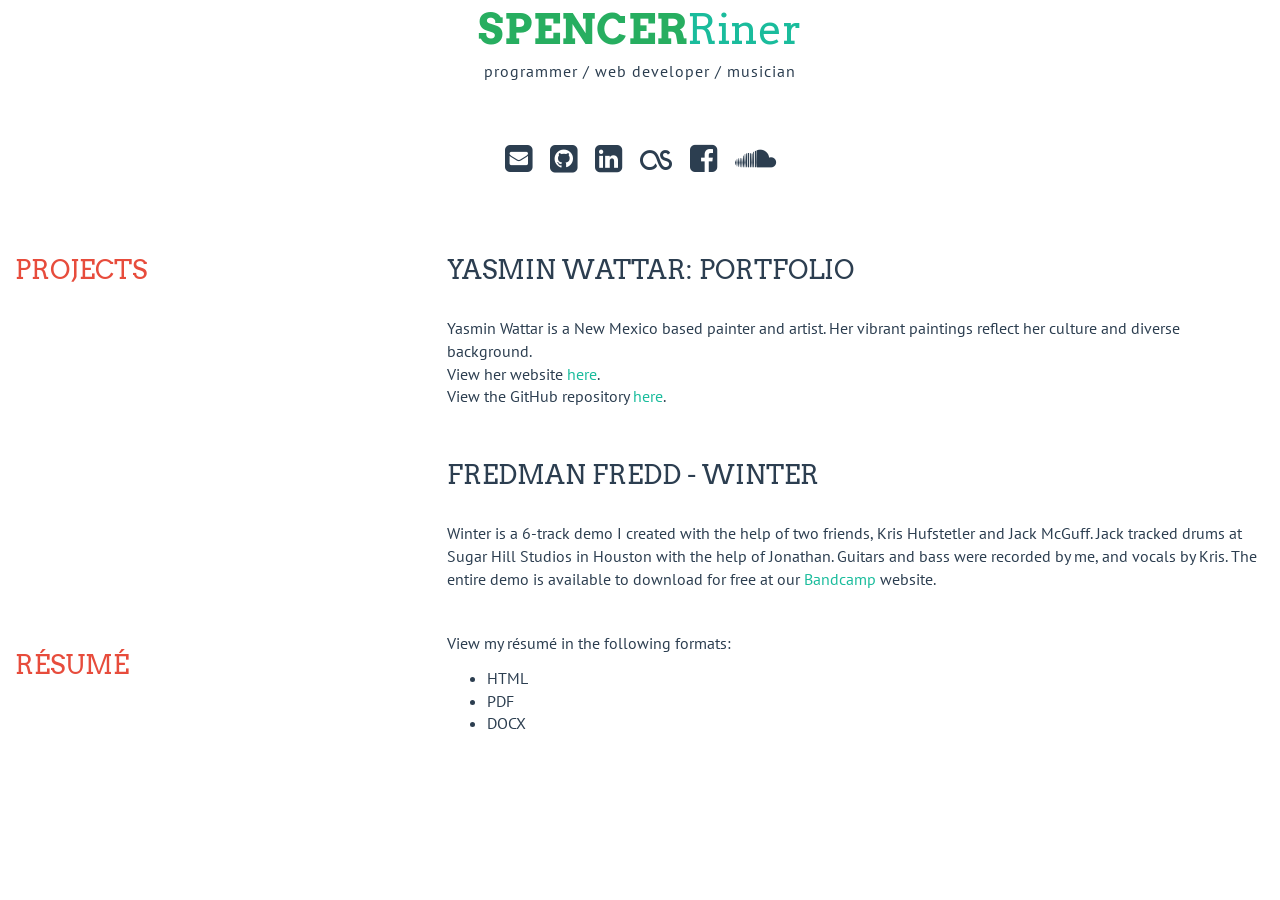
<file: index_new.html>
<html>
	<head>
		<meta http-equiv="content-type" content="text/html; charset=utf-8">
		<meta name="viewport" content="width=device-width, initial-scale=1, maximum-scale=1, user-scalable=no">
		<title>spencer riner</title>
		<!--  Bootstrap CSS -->
		<link rel="stylesheet" href="https://maxcdn.bootstrapcdn.com/bootstrap/3.3.4/css/bootstrap.min.css">

		<!-- Font Awesome -->
		<link rel="stylesheet" href="http://maxcdn.bootstrapcdn.com/font-awesome/4.3.0/css/font-awesome.min.css">
		<!-- Google Font -->
		<link href='http://fonts.googleapis.com/css?family=Arvo:400,700|PT+Sans:400,700' rel='stylesheet' type='text/css'>
		<!-- Style CSS -->
		<link rel="stylesheet" href="css/style_new.css">
		<link rel="stylesheet" href="css/media.css">

	</head>
	<body>
		<div class="container-fluid">
			<div class="row text-center" id="top">
				<div class="col-xs-12">
					<span id="firstname">spencer</span><span id="lastname">Riner</span><br>
					<span id="sub">programmer / web developer / musician</span>
				</div>
			</div>
			<div class="row icons">
				<div class="col-xs-12 text-center">
					<a href="mailto:spencerriner@gmail.com">
						<i class="fa fa-envelope-square fa-2x"></i>
					</a>
					<a target="_blank" href="https://github.com/spencerriner">
						<i class="fa fa-github-square fa-2x"></i>
					</a>
				
					<a target="_blank" href="http://www.linkedin.com/in/spencerriner">
						<i class="fa fa-linkedin-square fa-2x"></i> 
					</a>
					
					<a target="_blank" href="http://www.last.fm/user/spencerriner">
					<i class="fa fa-lastfm fa-2x"></i>
					</a>
				
					<a target="_blank" href="https://www.facebook.com/spencer.riner">
						<i class="fa fa-facebook-square fa-2x"></i> 
					</a>
					<a target="_blank" href="https://soundcloud.com/fredmanfredd">
						<i class="fa fa-soundcloud fa-2x"></i> 
					</a>
				</div>
			</div>
		
			<div class="row content">
				<div class="col-sm-4">
					<h1 class="title">projects</h1>
				</div>
				<div class="col-sm-8 align">
					<p class="para">
						<h3>Yasmin Wattar: Portfolio</h3><br>
						Yasmin Wattar is a New Mexico based painter and artist. Her vibrant paintings reflect her culture and diverse background. 
						<br>
						View her website <a href="http://spencerriner.github.io/YasminWattar/" target="_blank">here</a>.<br>
						View the GitHub repository <a href="https://github.com/spencerriner/YasminWattar" target="_blank">here</a>.
					</p>
					<br>
					<p class="para">
						<h3>Fredman Fredd - Winter</h3><br>
						Winter is a 6-track demo I created with the help of two friends, Kris Hufstetler and Jack McGuff. Jack tracked drums at Sugar Hill Studios in Houston with the help of Jonathan. Guitars and bass were recorded by me, and vocals by Kris. The entire demo is available to download for free at our <a href="http://fredmanfredd.bandcamp.com" target="_blank">Bandcamp</a> website.
					</p>
				</div>
			</div>

			<div class="row content">
				<div class="col-xs-4">
					<h1 class="title">Résumé</h1>
				</div>
				<div class="col-xs-8 align">
					<p class="para">
						View my résumé in the following formats:
						<ul>
							<li>HTML</li>
							<li>PDF</li>
							<li>DOCX</li>
						</ul>
					</p>
				</div>
			</div>
		</div>
			<!-- JavaScript -->
			<script src="https://maxcdn.bootstrapcdn.com/bootstrap/3.3.4/js/bootstrap.min.js"></script>
	</body>
</html>
</file>
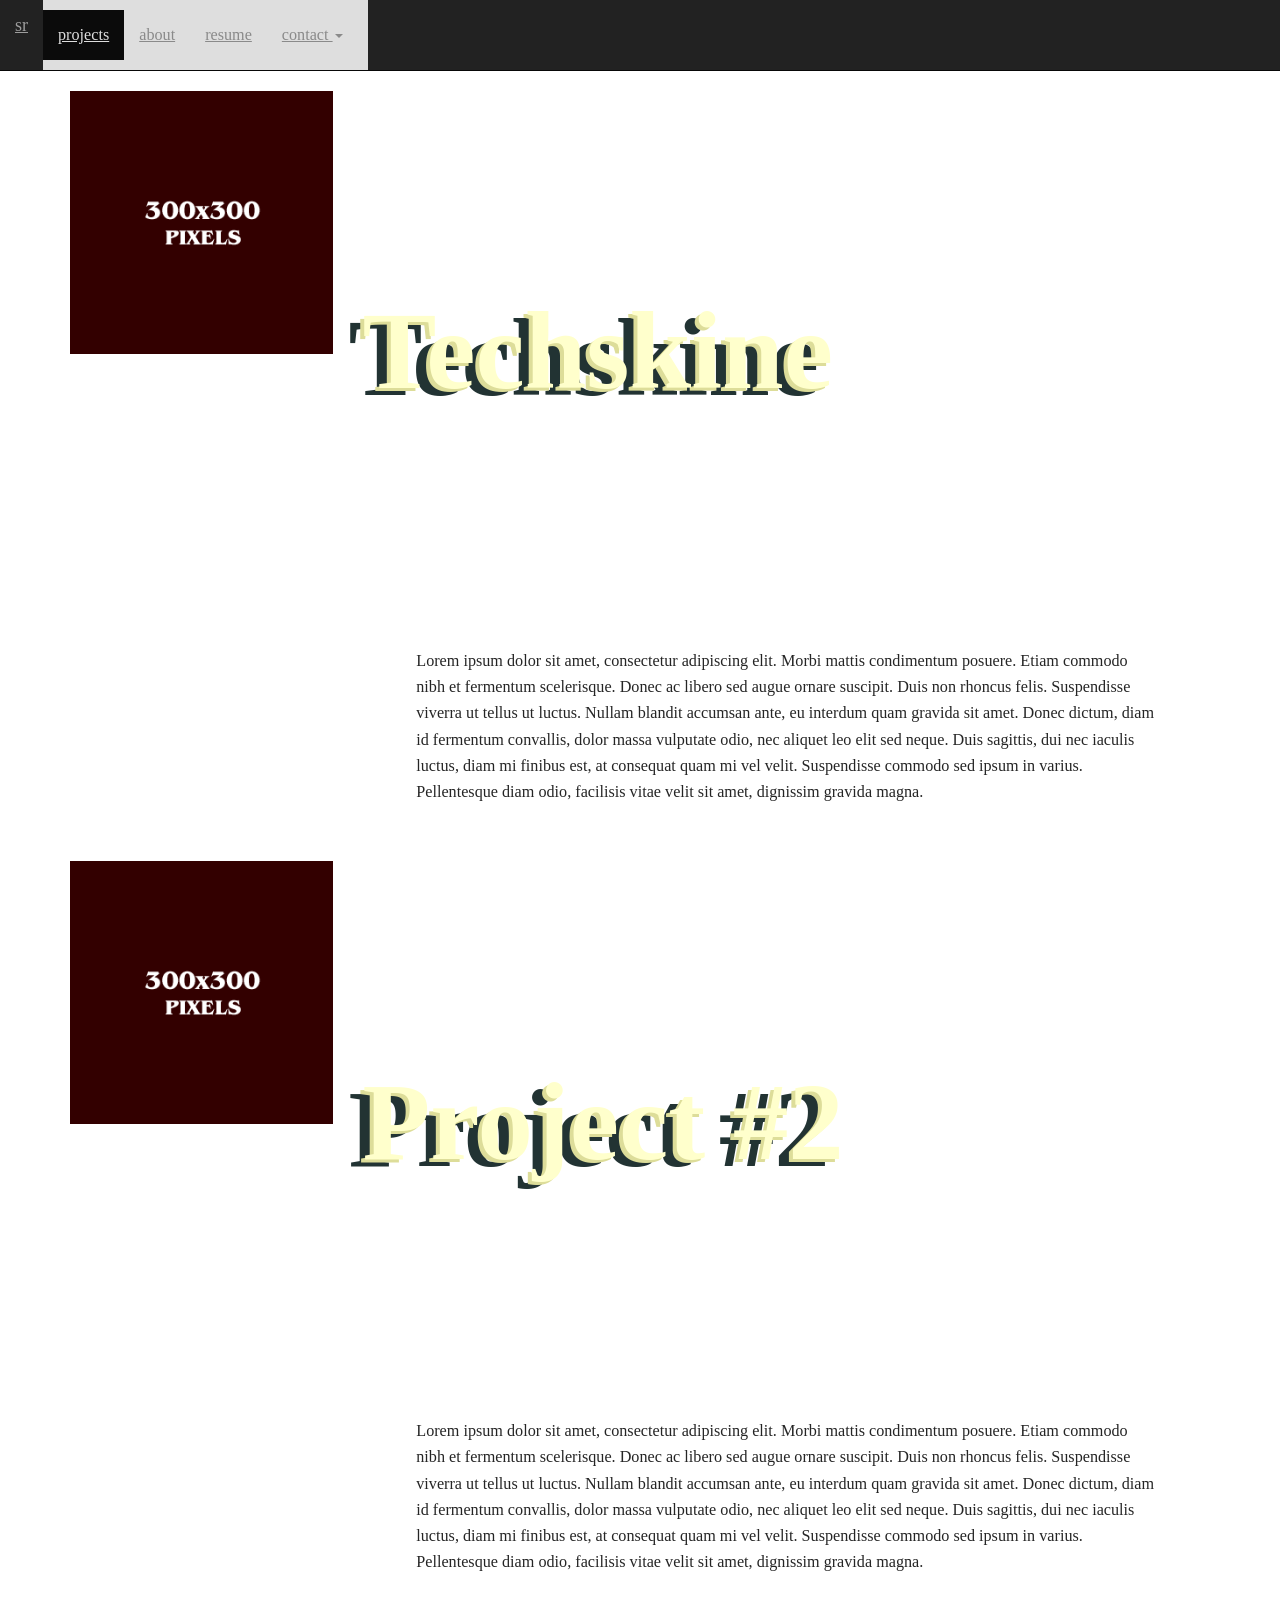
<file: projects.html>
<!DOCTYPE html>
<html lang="en">

<head>
	<title>Portfolio | Spencer Riner</title>
	<meta charset="utf-8">
	<meta name="viewport" content="width=device-width, initial-scale=1">
	<!-- Latest compiled and minified CSS -->
	<link rel="stylesheet" href="http://maxcdn.bootstrapcdn.com/bootstrap/3.2.0/css/bootstrap.min.css">
	<link rel="stylesheet" href="css/style.css">
	<link href='http://fonts.googleapis.com/css?family=Lato:400,900|Source+Sans+Pro:400,700' rel='stylesheet' type='text/css'>
</head>

<body>

<!-- begin navbar -->
<nav class = "navbar navbar-inverse navbar-static-top">
	<div class = "container-fluid">
		<div class = "navbar-header">
			<button type="button" class="navbar-toggle collapsed" data-toggle="collapse"
			data-target = "#sr-navbar-collapse-1">
			<span class="sr-only">Toggle navigation</span>
        	<span class="icon-bar"></span>
        	<span class="icon-bar"></span>
        	<span class="icon-bar"></span>
      		</button>
      		<a class="navbar-brand" href="index.html"><span class="green">sr</span></a>
      	</div>

    	<div class="collapse navbar-collapse" id="sr-navbar-collapse-1">
    		<ul class="nav navbar-nav">
    			<li class="active"><a href="projects.html">projects 
    				<span class="sr-only">(current)</span></a></li>
    			<li><a href="about.html">about</a></li>
    			<li><a href="resume.html">resume</a></li>
    			<li class="dropdown">
      		    <a href="#" class="dropdown-toggle" data-toggle="dropdown" role="button" aria-expanded="false">contact <span class="caret"></span></a>
     		     <ul class="dropdown-menu" role="menu">
     		       <li><a href="mailto:spencerriner@gmail.com">E-mail me</a></li>
     		       <li class="divider"></li>
     		       <li><a href="#"><img src="img/icons/icon-facebook2.png" class="c-img"> Facebook</a></li>
     		       <li><a href="https://www.linkedin.com/in/spencerriner" target="new"><img src="img/icons/icon-linkedin2.png" class="c-img"> LinkedIn</a></li>
     		       <li><a href="#"><img src="img/icons/icon-twitter2.png" class="c-img"> Twitter</a></li>
     		       <li><a href="http://www.last.fm/user/spencerriner" target="new"><img src="img/icons/icon-lastfm2.png" class="c-img"> last.fm</a></li>
     		     </ul>
        		</li>
    		</ul>
    	</div>
    </div>
</nav>

<div class = "container">
	<div class="row content" id="proj-1">
		<div class="col-sm-3" id="proj-1-pic">
			<img src="img/300.gif" class="img-responsive proj-pic" />

		</div>
		<div class = "col-sm-9" id="proj-1-desc">
			<h1>Techskine</h1>

			<p>Lorem ipsum dolor sit amet, consectetur adipiscing elit. Morbi mattis condimentum posuere. Etiam commodo nibh et fermentum scelerisque. Donec ac libero sed augue ornare suscipit. Duis non rhoncus felis. Suspendisse viverra ut tellus ut luctus. Nullam blandit accumsan ante, eu interdum quam gravida sit amet. Donec dictum, diam id fermentum convallis, dolor massa vulputate odio, nec aliquet leo elit sed neque. Duis sagittis, dui nec iaculis luctus, diam mi finibus est, at consequat quam mi vel velit. Suspendisse commodo sed ipsum in varius. Pellentesque diam odio, facilisis vitae velit sit amet, dignissim gravida magna.</p>
		</div>

		
	</div>

	<div class="row content" id="proj-2">
		<div class="col-sm-3" id="proj-2-pic">
			<img src="img/300.gif" class="img-responsive proj-pic" />

		</div>
		<div class = "col-sm-9" id="proj-2-desc">
			<h1>Project #2</h1>

			<p>Lorem ipsum dolor sit amet, consectetur adipiscing elit. Morbi mattis condimentum posuere. Etiam commodo nibh et fermentum scelerisque. Donec ac libero sed augue ornare suscipit. Duis non rhoncus felis. Suspendisse viverra ut tellus ut luctus. Nullam blandit accumsan ante, eu interdum quam gravida sit amet. Donec dictum, diam id fermentum convallis, dolor massa vulputate odio, nec aliquet leo elit sed neque. Duis sagittis, dui nec iaculis luctus, diam mi finibus est, at consequat quam mi vel velit. Suspendisse commodo sed ipsum in varius. Pellentesque diam odio, facilisis vitae velit sit amet, dignissim gravida magna.</p>
		</div>

		
	</div>

	
</div>

	<!-- jquery -->
	<script src="https://ajax.googleapis.com/ajax/libs/jquery/1.11.1/jquery.min.js"></script>
	<!-- Latest compiled JavaScript -->
	<script src="http://maxcdn.bootstrapcdn.com/bootstrap/3.2.0/js/bootstrap.min.js"></script>
</body>

</html>
</file>
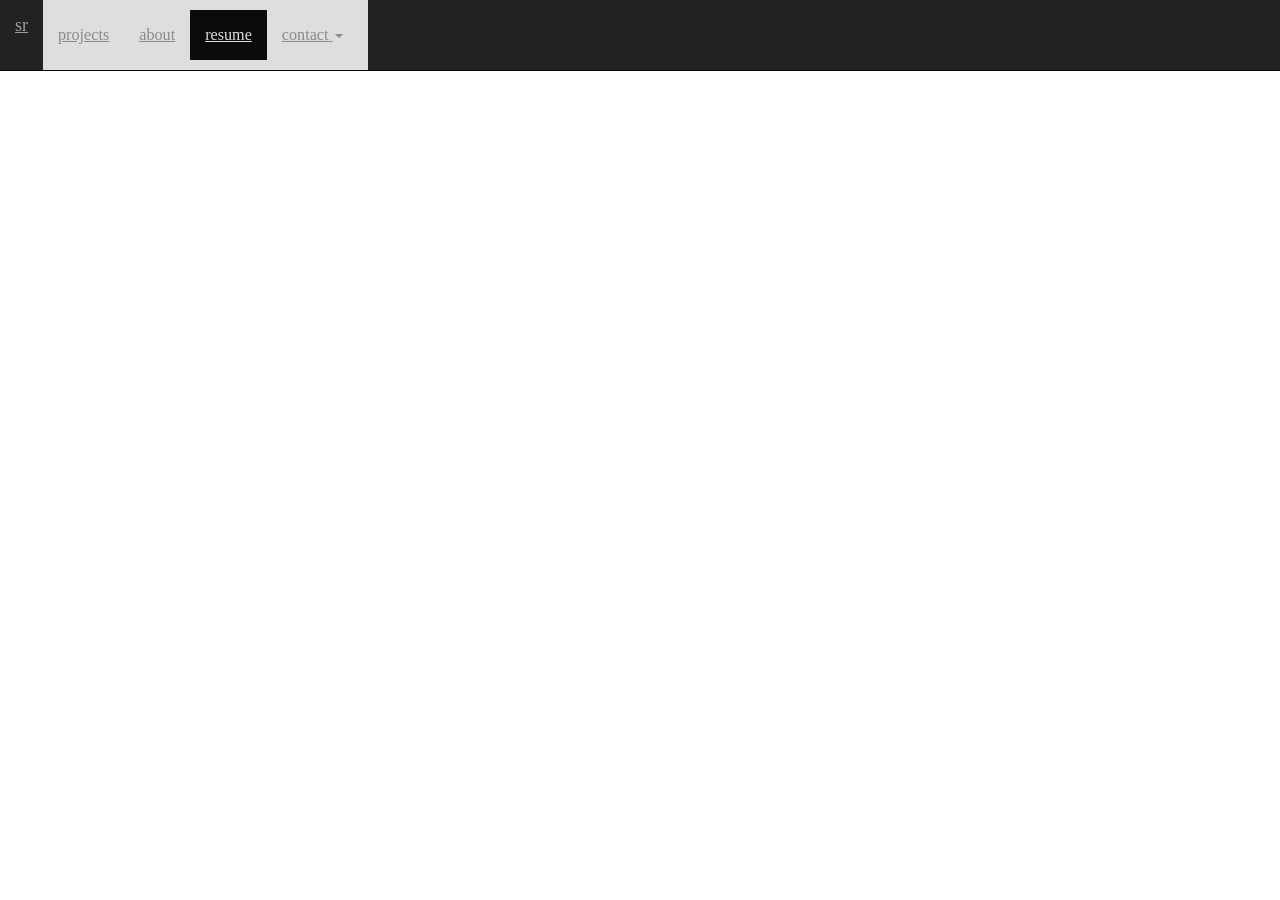
<file: resume.html>
<!DOCTYPE html>
<html lang="en">

<head>
	<title>Portfolio | Spencer Riner</title>
	<meta charset="utf-8">
	<meta name="viewport" content="width=device-width, initial-scale=1">
	<!-- Latest compiled and minified CSS -->
	<link rel="stylesheet" href="http://maxcdn.bootstrapcdn.com/bootstrap/3.2.0/css/bootstrap.min.css">
	<link rel="stylesheet" href="css/style.css">
	<link href='http://fonts.googleapis.com/css?family=Lato:400,900|Source+Sans+Pro:400,700' rel='stylesheet' type='text/css'>
	<!-- jquery -->
	<script src="https://ajax.googleapis.com/ajax/libs/jquery/1.11.1/jquery.min.js"></script>
	<!-- Latest compiled JavaScript -->
	<script src="http://maxcdn.bootstrapcdn.com/bootstrap/3.2.0/js/bootstrap.min.js"></script>
</head>

<body>

<!-- begin navbar -->
<nav class = "navbar navbar-inverse navbar-static-top">
	<div class = "container-fluid">
		<div class = "navbar-header">
			<button type="button" class="navbar-toggle collapsed" data-toggle="collapse"
			data-target = "#sr-navbar-collapse-1">
			<span class="sr-only">Toggle navigation</span>
        	<span class="icon-bar"></span>
        	<span class="icon-bar"></span>
        	<span class="icon-bar"></span>
      		</button>
      		<a class="navbar-brand" href="index.html"><span class="green">sr</span></a>
      	</div>

    	<div class="collapse navbar-collapse" id="sr-navbar-collapse-1">
    		<ul class="nav navbar-nav">
    			<li><a href="projects.html">projects 
    				</a></li>
    			<li><a href="about.html">about
    				</a></li>
    			<li class="active"><a href="resume.html">resume
    			<span class="sr-only">(current)</span></a></li>
    			<li class="dropdown">
                <a href="#" class="dropdown-toggle" data-toggle="dropdown" role="button" aria-expanded="false">contact <span class="caret"></span></a>
                 <ul class="dropdown-menu" role="menu">
                   <li><a href="mailto:spencerriner@gmail.com">E-mail me</a></li>
                   <li class="divider"></li>
                   <li><a href="#"><img src="img/icons/icon-facebook2.png" class="c-img"> Facebook</a></li>
                   <li><a href="https://www.linkedin.com/in/spencerriner" target="new"><img src="img/icons/icon-linkedin2.png" class="c-img"> LinkedIn</a></li>
                   <li><a href="#"><img src="img/icons/icon-twitter2.png" class="c-img"> Twitter</a></li>
                   <li><a href="http://www.last.fm/user/spencerriner" target="new"><img src="img/icons/icon-lastfm2.png" class="c-img"> last.fm</a></li>
                 </ul>
                </li>
    		</ul>
    	</div>
    </div>
</nav>
<!-- end navbar -->

<div class = "container-fluid">
	
</div>

</body>

</html>
</file>
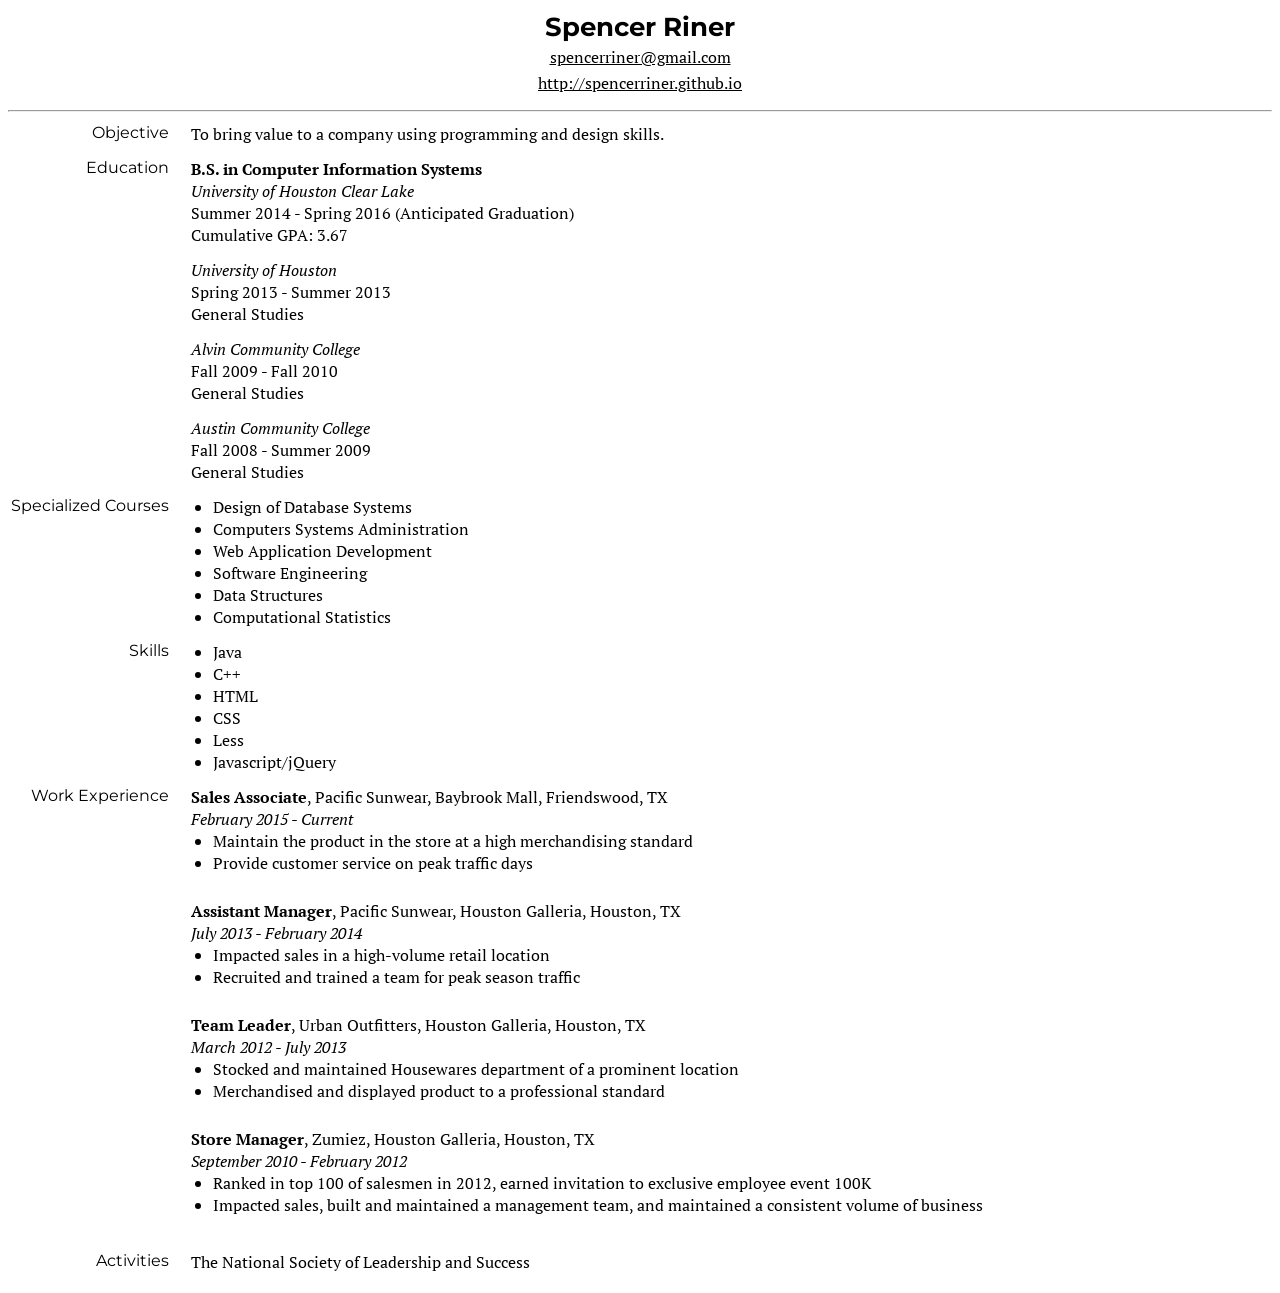
<file: resumehtml.html>
<html>
    <head>
    <link href='http://fonts.googleapis.com/css?family=PT+Serif:400,700,400italic|Montserrat:400,700' rel='stylesheet' type='text/css'>
    <link rel="stylesheet" href="css/rhstyle.css">
    </head>
    <body>
        <table id="header">
            <!-- Header -->
            <tr>
                <td colspan="2" class="name">Spencer Riner</td>
            </tr>
            <tr>
                <td colspan="2" class="subhead">
                    <a href="mailto:spencerriner@gmail.com">spencerriner@gmail.com</a>
                </td>
            </tr>
            <tr>
                <td colspan="2" class="subhead">
                    <a href="http://spencerriner.github.io">http://spencerriner.github.io</a>
                </td>
                
            </tr>
        </table>
        <hr>
        <table>
            
            <!-- Objective -->
            
            <tr>
                <td class="leftcell padbot">Objective</td>
                <td class="rightcell padbot">To bring value to a company using programming and design skills.</td>
            </tr>
            
            <!-- Education -->
            <tr>
                <td class="leftcell padbot" rowspan="4">Education</td>
                <td class="rightcell padbot">
                    <b>B.S. in Computer Information Systems</b><br>
                    <i>University of Houston Clear Lake</i><br>
                    Summer 2014 - Spring 2016 (Anticipated Graduation)<br>
                    Cumulative GPA: 3.67
                </td>
            </tr>
            <tr>
                <td class="rightcell padbot">
                    <i>University of Houston</i><br>
                    Spring 2013 - Summer 2013<br>
                    General Studies
                </td>
            </tr>
            <tr>
                <td class="rightcell padbot">
                    <i>Alvin Community College</i><br>
                    Fall 2009 - Fall 2010<br>
                    General Studies
                </td>
            </tr>
            <tr>
                <td class="rightcell padbot">
                    <i>Austin Community College</i><br>
                    Fall 2008 - Summer 2009<br>
                    General Studies
                </td>
            </tr>
            
            <!-- Specialized Courses -->
            <tr>
                <td class="leftcell">Specialized Courses</td>
                <td class="rightcell padbot">
                    <ul>
                        <li>Design of Database Systems</li>
                        <li>Computers Systems Administration</li>
                        <li>Web Application Development</li>
                        <li>Software Engineering</li>
                        <li>Data Structures</li>
                        <li>Computational Statistics</li>
                    </ul>
                </td>
            </tr>
            
            <!-- Skills -->
            <tr>
                <td class="leftcell">Skills</td>
                <td class="rightcell padbot">
                    <ul>
                        <li>Java</li>
                        <li>C++</li>
                        <li>HTML</li>
                        <li>CSS</li>
                        <li>Less</li>
                        <li>Javascript/jQuery</li>
                    </ul>
                </td>
            
            </tr>
            
            <!-- Work Experience -->
            
            <tr>
                <td class="leftcell" rowspan="4">Work Experience</td>
                <td class="rightcell">
                    <b>Sales Associate</b>, Pacific Sunwear, Baybrook Mall, Friendswood, TX<br>
                    <i>February 2015 - Current</i><br>
                    <ul>
                        <li>Maintain the product in the store at a high merchandising standard</li>
                        <li>Provide customer service on peak traffic days</li>
                    </ul><br>
                </td>
            </tr>
            <tr>
                <td class="rightcell">
                    <b>Assistant Manager</b>, Pacific Sunwear, Houston Galleria, Houston, TX<br>
                    <i>July 2013 - February 2014</i><br>
                    <ul>
                        <li>Impacted sales in a high-volume retail location</li>
                        <li>Recruited and trained a team for peak season traffic</li>
                    </ul><br>
                </td>
            </tr>
            <tr>
                <td class="rightcell">
                    <b>Team Leader</b>, Urban Outfitters, Houston Galleria, Houston, TX<br>
                    <i>March 2012 - July 2013</i><br>
                    <ul>
                        <li>Stocked and maintained Housewares department of a prominent location</li>
                        <li>Merchandised and displayed product to a professional standard</li>
                    </ul><br>
                </td>
            </tr>
            <tr>
                <td class="rightcell padbot">
                    <b>Store Manager</b>, Zumiez, Houston Galleria, Houston, TX<br>
                    <i>September 2010 - February 2012</i><br>
                    <ul>
                        <li>Ranked in top 100 of salesmen in 2012, earned invitation to 
                            exclusive employee event   100K</li>
                        <li>Impacted sales, built and maintained a management team, and 
                            maintained a consistent volume of business</li>
                    </ul><br>
                </td>
            </tr>
            
            <!-- Activities -->
            <tr>
                <td class="leftcell padbot">Activities</td>
                <td class="rightcell padbot">The National Society of Leadership and Success</td>
            
            </tr>
        </table>
    </body>
</html>
</file>
<file: css/style-redux.css>
body {
  padding-top: 50px;
  font-family: 'Arvo', serif;
}
h1,
h2,
h3,
h4 {
  font-weight: 700;
}
h1 {
  font-size: 4.236em;
  letter-spacing: -0.5px;
  line-height: 1;
}
h2 {
  font-size: 2.736em;
  text-transform: uppercase;
}
p {
  background-color: white;
  max-width: 500px;
  padding: 50px;
}
.h2-light {
  text-shadow: -2px 2px 0 #ffffff, -3px 3px 0 #f1c40f;
}
.h2-dark {
  color: #fff;
  text-shadow: -2px 2px 0 #7f8c8d, -3px 3px 0 #f1c40f;
}
.h2-popup {
  color: #fff;
  text-shadow: -2px 2px 0 #7f8c8d, -3px 3px 0 #f1c40f;
}
#nav-intro {
  background: url(../img/39H.jpg) no-repeat center center;
  -webkit-background-size: cover;
  -moz-background-size: cover;
  -o-background-size: cover;
  background-size: cover;
  height: 450px;
  padding-top: 50px;
}
#nav-intro #first-name {
  text-transform: uppercase;
  color: #ecf0f1;
}
#nav-intro #last-name {
  font-weight: 400;
  color: #bdc3c7;
}
#nav-intro .sub {
  font-family: 'Open Sans', sans-serif;
  font-weight: 400;
  letter-spacing: 1px;
  font-size: 1.618em;
  text-transform: lowercase;
}
#nav-intro .sub-attr {
  color: #f1c40f;
}
#nav-about {
  padding: 50px 0;
}
#nav-about #sr-pic {
  width: 350px;
  margin-left: auto;
  margin-right: auto;
  background-color: #333333;
  padding: 10px;
  margin-top: 60px;
  margin-bottom: 40px;
}
#nav-about #sr-pic:hover {
  cursor: pointer;
  cursor: hand;
}
#about-icon {
  padding: 25px 0;
  margin-bottom: 70px;
}
#nav-projects {
  background-color: #333333;
  padding: 50px 0;
}
#nav-projects img {
  margin: 50px auto 50px;
}
#nav-contact {
  padding: 50px 0;
}
#contact-icon {
  padding: 25px 0 400px;
}
.icon-row {
  padding-top: 20px;
  padding-bottom: 50px;
}
.fa {
  background-color: #333333;
  color: #fff;
  border-radius: 50%;
  padding: 20px;
}
.fa:hover {
  color: #f1c40f;
  cursor: pointer;
  cursor: hand;
}
#mobile-icon {
  padding: 20px 30px;
}
</file>
<file: css/style.css>
/*
Dark Primary (Teal):  #00796B;
Primary (Teal):       #009688;
Light Primary (Teal): #B2DFDB;
Text:                 #FFFFFF;
Accent (Lt. Green):   #8BC34A;
*/

body {
	background-color: #fff;
	color: #000;
	font-size: 1.618em;
	font-family: 'PT Serif', serif;
}

h1, h2, h3, h4 {
	font-family: 'Patua One', cursive;
}

h1 {
	color: #ffffcc;
	font-size: 6.854em;
	font-weight: bold;
    text-shadow: -4px 3px 0 #dddd99, -14px 7px 0 #223333;
	padding-top: 1.618em;
	padding-bottom: 1.618em;
}

h2 {
	font-size: 4.236em;
	color: #ffffcc;
	font-weight: bold;
    text-shadow: -4px 3px 0 #dddd99, -14px 7px 0 #223333;
}

h3 {
	font-size: 2.618em;
}

.h3 {
	font-size: 2.618em;
	font-family: 'Patua One', cursive;
}

p {
	background-color: #fff;
	line-height: 1.618em;
	margin-top: 1.618em;
	margin-bottom: 1.618em;
	margin-left: auto;
	margin-right: auto;
	padding: 30px;
	max-width: 800px;
	opacity: .85;
}

ul {
	margin-left: auto;
	margin-right: auto;
	padding: 10px;
	max-width: 800px;
	background-color: #fff;
	opacity: 0.85;
}

a {
	color: #113344;
	text-decoration: underline;
}

a:hover {
	color: #113344;
	text-decoration: underline;
	
}

#head {
	background: url(http://i.imgur.com/iRnlULk.jpg) no-repeat center center fixed; 
  	-webkit-background-size: cover;
  	-moz-background-size: cover;
  	-o-background-size: cover;
  	background-size: cover;

}

.divider {
	background-color: #223333;
	height: 10px;
}

.bar {
	padding-top: 2.618em;
	padding-bottom: 2.618em;
	background-color: #fff;
	opacity: .85;

}

#aboutbar {
	background: url(http://i.imgur.com/WHAxDcm.jpg) no-repeat center center fixed; 
  	-webkit-background-size: cover;
  	-moz-background-size: cover;
  	-o-background-size: cover;
  	background-size: cover;
}

#projbar {
	background-color: #223333;
	text-shadow: -4px 3px 0 #113344, -14px 7px 0 #dddd99;
}

#contactbar {
	background: url(http://i.imgur.com/zfxVJBa.jpg) no-repeat center center fixed; 
  	-webkit-background-size: cover;
  	-moz-background-size: cover;
  	-o-background-size: cover;
  	background-size: cover;
}

.box {

}

#aboutbox {
	background: url(http://i.imgur.com/WHAxDcm.jpg) no-repeat center center fixed; 
  	-webkit-background-size: cover;
  	-moz-background-size: cover;
  	-o-background-size: cover;
  	background-size: cover;

}

#projbox {
	background-color: #113344;
}

#contactbox {
	background: url(http://i.imgur.com/zfxVJBa.jpg) no-repeat center center fixed; 
  	-webkit-background-size: cover;
  	-moz-background-size: cover;
  	-o-background-size: cover;
  	background-size: cover;
}

#credit {
	background: url(http://i.imgur.com/zfxVJBa.jpg) no-repeat center center fixed; 
  	-webkit-background-size: cover;
  	-moz-background-size: cover;
  	-o-background-size: cover;
  	background-size: cover;
	color: #000;
	padding-top: 500px;
}

.floral {
	background-image: url("http://i.imgur.com/wY6rjns.png");
	background-attachment: fixed;
	background-repeat: repeat;
	height: 300px;
}

.leaves {
	background-image: url("http://i.imgur.com/1rOlSuB.png");
	background-attachment: fixed;
	background-repeat: repeat;
	height: 200px;
}

.paisley {
	background-image: url("http://i.imgur.com/pxPrwtm.png");
	background-attachment: fixed;
	background-repeat: repeat;
	height: 200px;
}

.diamond {
	background-image: url("http://i.imgur.com/pGEQnrr.png");
	background-attachment: fixed;
	background-repeat: repeat;
	height: 200px;
}
</file>
<file: css/style_new.css>
body {
  font-family: 'PT Sans', sans-serif;
  color: #2c3e50;
  font-size: 16px;
}
p {
  max-width: 500px;
  line-height: 1.618em;
}
img {
  padding-top: 1em;
  padding-bottom: 1em;
}
h1,
h2,
h3,
h4 {
  font-family: 'Arvo', serif;
  text-transform: uppercase;
  font-size: 1.618em;
}
h1 {
  color: #e74c3c;
}
.divider {
  height: 5px;
  background-color: #fff;
}
a {
  color: #1abc9c;
}
a:hover {
  color: #27ae60;
}
#pic {
  width: 150px;
  margin-left: auto;
  margin-right: auto;
}
.right {
  text-align: right;
}
.para {
  text-align: left;
}
.align {
  padding-left: 20px;
}
#firstname {
  font-family: 'Arvo', serif;
  font-size: 2.618em;
  color: #27ae60;
  letter-spacing: 0px;
  font-weight: bold;
  text-transform: uppercase;
}
#lastname {
  font-family: 'Arvo', serif;
  font-size: 2.618em;
  color: #1abc9c;
}
#sub {
  letter-spacing: 1px;
}
.icons {
  padding-top: 60px;
  padding-bottom: 60px;
}
.icons a:hover {
  text-decoration: none;
  color: #e74c3c;
}
.icons a:visited {
  text-decoration: none;
}
.content {
  padding-bottom: 30px;
}
.fa {
  padding-right: 7px;
  padding-left: 7px;
  color: #2c3e50;
}
i:hover {
  color: #27ae60;
}
</file>
<file: css/media.css>
@media (max-width: @screen-xs) {
    span {font-size: 10px;}
}

@media (max-width: @screen-sm) {
    span{font-size: 14px;}
}

@media (max-width: @screen-xs) {
    span{font-size: 10px;}
}

@media (max-width: @screen-sm) {
    span{font-size: 14px;}
}
</file>
<file: css/rhstyle.css>
/* TESTING PURPOSES */

/*
table {
    border-collapse: collapse;
    margin-right: auto;
    margin-left: auto;
}

table, th, td {
    border-width: 1px;
    border-color: black;
    border-style: solid;
}
*/

/* GLOBAL */

a {
    color: black;
    
}

ul {
    padding-left: 22px;
    margin: 0;
}

.leftcell {
    font-family: 'Montserrat', sans-serif;
    vertical-align: text-top;
    text-align: right;
    padding-right: 10px;
}

.rightcell {
    padding-left: 10px;
    font-family: 'PT Serif', serif;

}

.padbot {
    padding-bottom: 10px;
}

.name {
    font-family: 'Montserrat', sans-serif;
    font-weight: bold;
    font-size: 1.618em
}

.subhead {
    font-family: 'PT Serif', serif;
}

#header {
    width: auto;
    text-align: center;
    padding-bottom: 5px;
    margin-left: auto;
    margin-right: auto;
}
</file>
